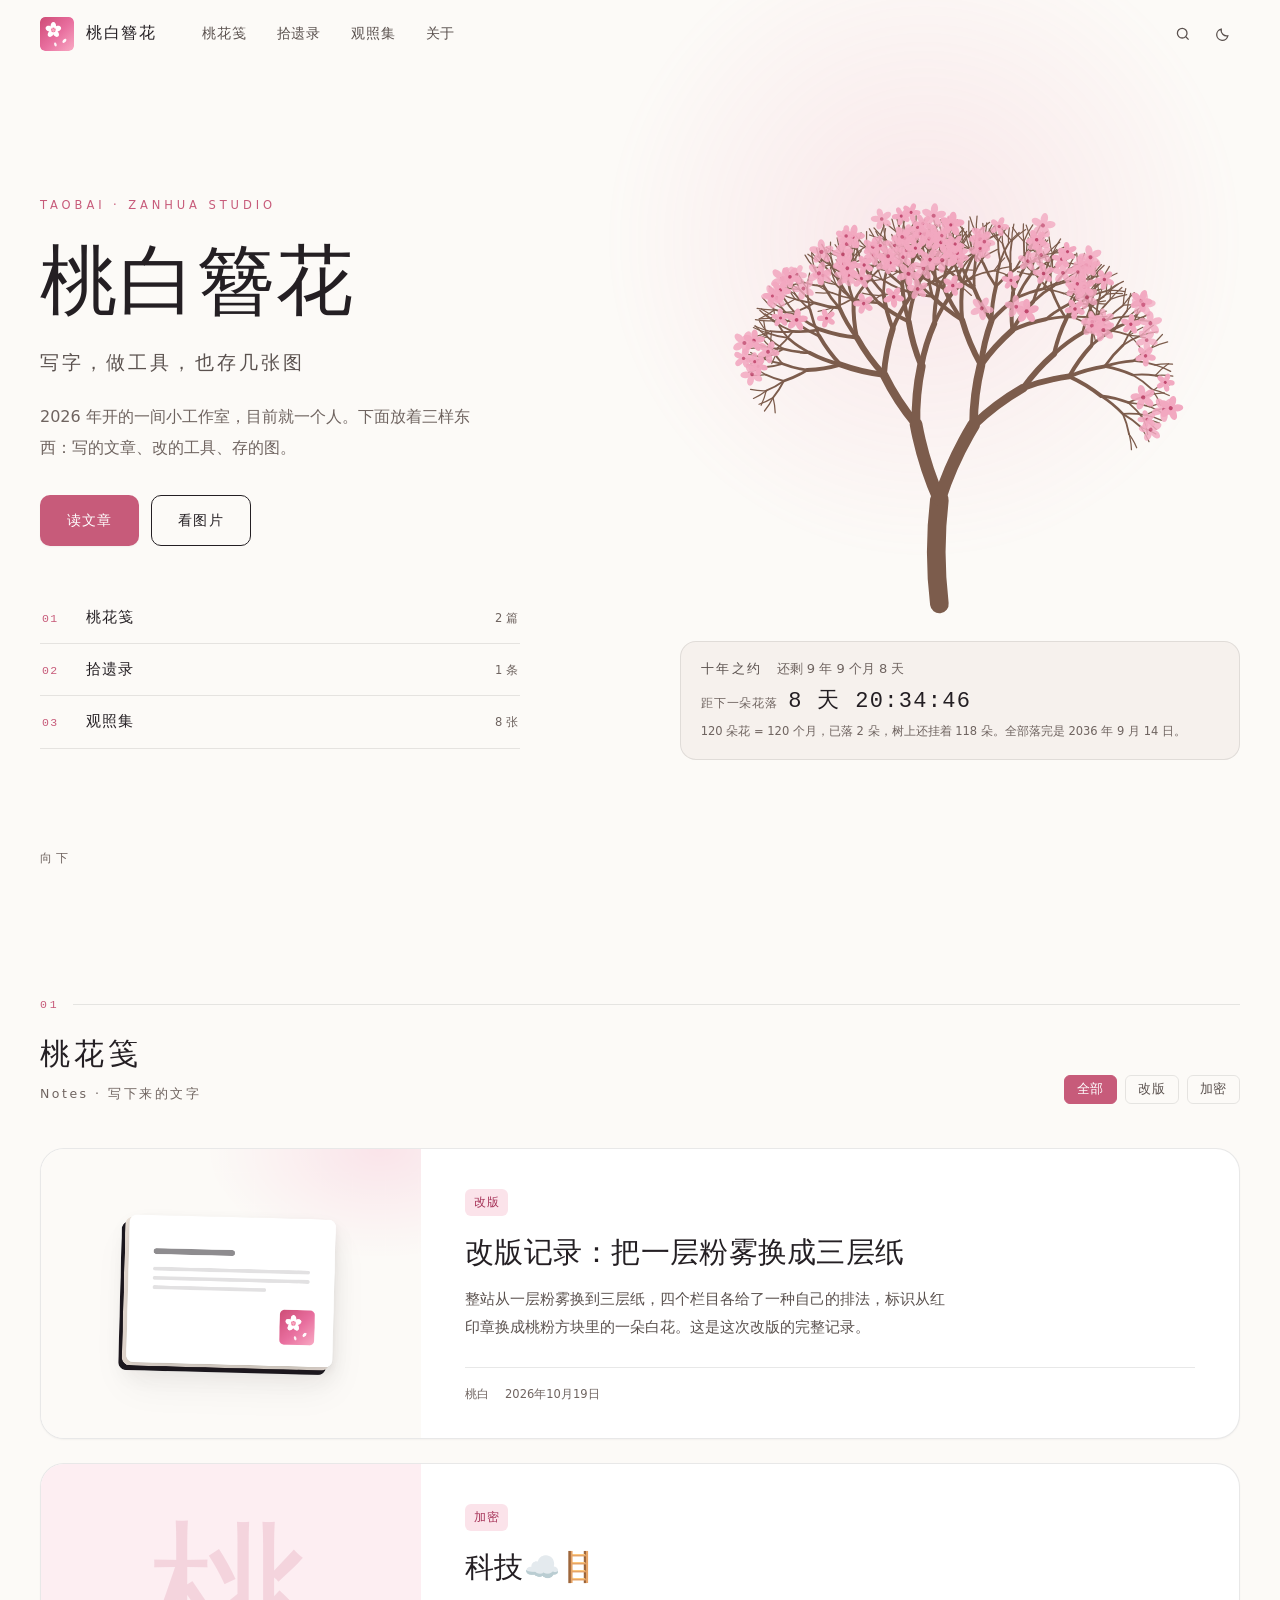
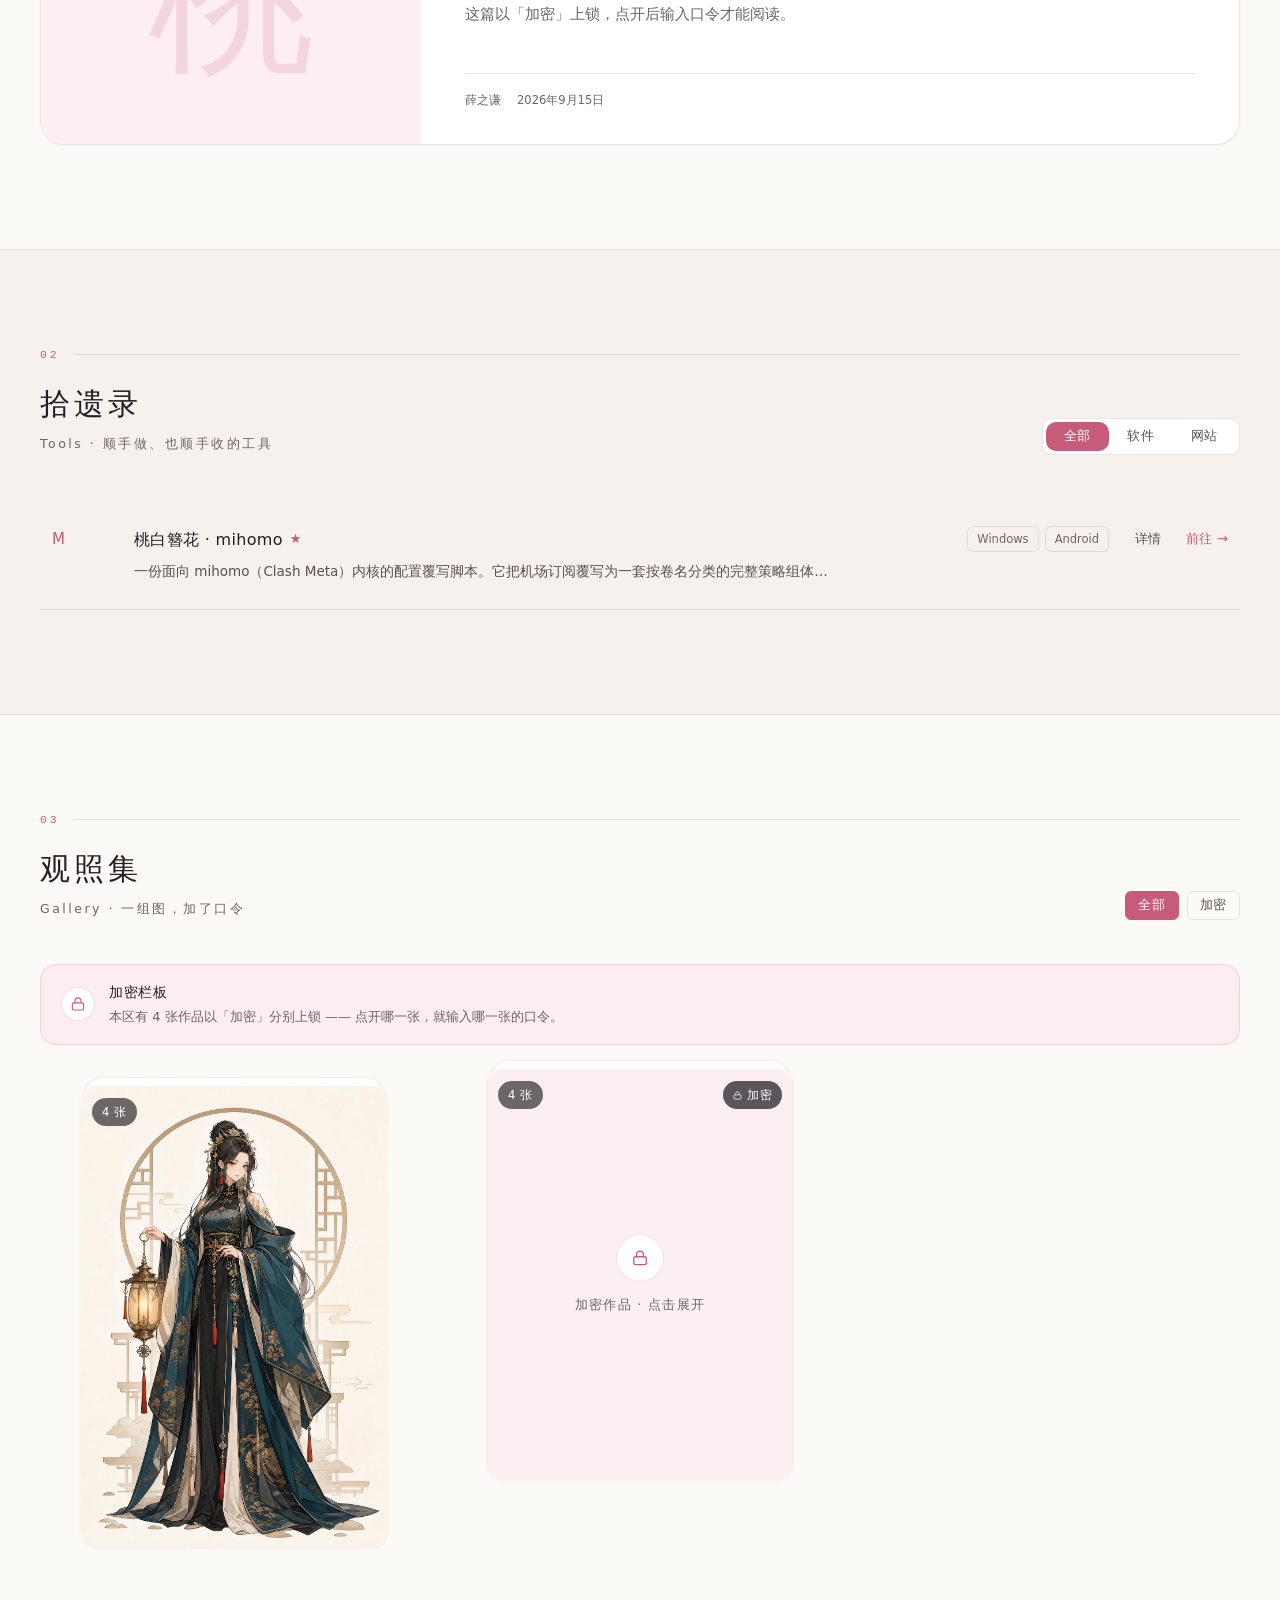
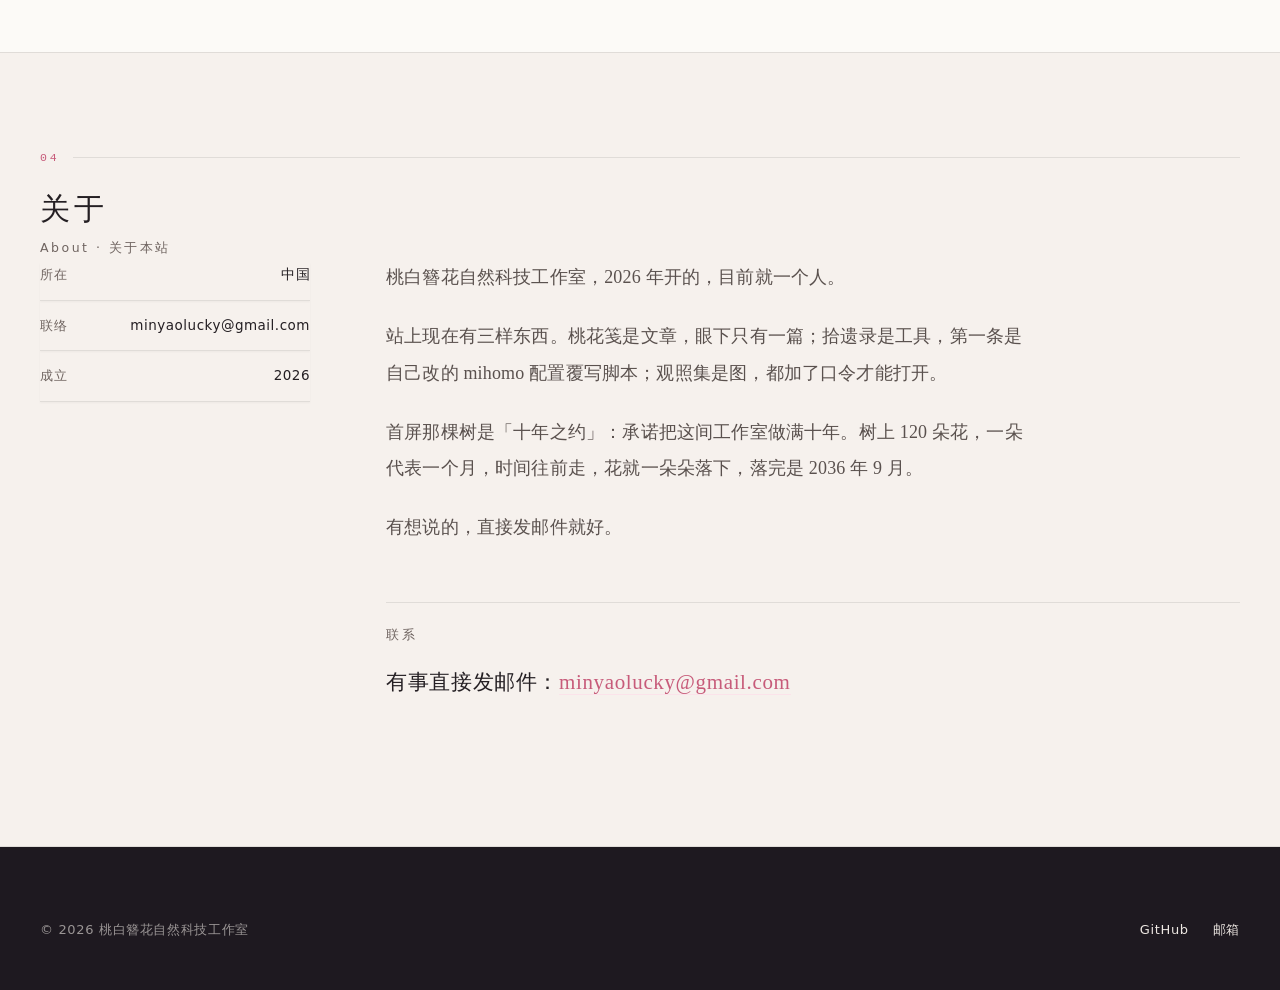
<file: index.html>
<!DOCTYPE html>
<html lang="zh-CN" data-theme="light">
<head>
<meta charset="UTF-8">
<meta name="viewport" content="width=device-width, initial-scale=1, viewport-fit=cover">
<meta name="theme-color" content="#FCFAF7" media="(prefers-color-scheme: light)">
<meta name="theme-color" content="#16131A" media="(prefers-color-scheme: dark)">
<meta name="format-detection" content="telephone=no">
<meta name="apple-mobile-web-app-capable" content="yes">
<meta name="apple-mobile-web-app-title" content="桃白簪花">
<meta name="robots" content="index, follow">
<title>桃白簪花自然科技工作室</title>
<meta name="description" content="桃白簪花自然科技工作室：写的文章、改的工具、存的图。承诺做满十年。">
<link rel="icon" type="image/png" sizes="32x32" href="/assets/favicon-32.png?v=b4cedc47">
<link rel="icon" type="image/png" sizes="192x192" href="/assets/favicon-192.png?v=98547588">
<link rel="apple-touch-icon" sizes="180x180" href="/assets/favicon-180.png?v=879852c2">

<link rel="canonical" href="https://fanxiaofei.ccwu.cc/">
<meta property="og:type" content="website">
<meta property="og:site_name" content="桃白簪花自然科技工作室">
<meta property="og:title" content="桃白簪花自然科技工作室">
<meta property="og:description" content="写的文章、改的工具、存的图。承诺做满十年。">
<meta property="og:url" content="https://fanxiaofei.ccwu.cc/">
<meta property="og:image" content="https://fanxiaofei.ccwu.cc/assets/logo.png?v=0ebcac7b">
<meta property="og:image:width" content="512">
<meta property="og:image:height" content="512">
<meta property="og:image:alt" content="桃白簪花的标识：桃粉渐变方块里的一朵白桃花，两片花瓣正在落下">
<meta name="twitter:card" content="summary">
<meta name="twitter:title" content="桃白簪花自然科技工作室">
<meta name="twitter:description" content="写的文章、改的工具、存的图。承诺做满十年。">
<meta name="twitter:image" content="https://fanxiaofei.ccwu.cc/assets/logo.png?v=0ebcac7b">

<!-- 主题在首帧就定好。这段必须同步执行、且排在样式表之前：
     否则选过深色模式的访客，每次打开都会先闪一下浅色底。
     键名与 main.js 的 initTheme() 必须保持一致（tz-theme）。 -->
<script>
(function () { try { var t = localStorage.getItem('tz-theme'); if (t !== 'dark' && t !== 'light') { t = window.matchMedia('(prefers-color-scheme: dark)').matches ? 'dark' : 'light'; } document.documentElement.setAttribute('data-theme', t); } catch (e) { /* 隐私模式下读不了 localStorage，用默认浅色 */ } })();
</script>

<link rel="stylesheet" href="/css/style.css?v=b57214d1">
<!-- 视觉升级层：只做增强与覆盖，不动 style.css 里的既有规则 -->
<link rel="stylesheet" href="/css/aesthetic.css?v=209eaa48">
<!-- 改版层：tokens 只换值，redesign 只排版式。两层都可以整层摘掉 -->
<link rel="stylesheet" href="/css/tokens.css?v=0d7c5e5f">
<link rel="stylesheet" href="/css/redesign.css?v=515158dd">
</head>
<body>

<!-- 标识几何：藏在文档里的一份定义，各处用 <use> 引用。
     一朵白桃花 + 两片正在落下的瓣；底是 135° 桃粉渐变，深在左上、浅在右下 ——
     花压在深色那一角，白花瓣才立得住，缩到 16px 也还认得出是花。 -->
<svg width="0" height="0" style="position:absolute;width:0;height:0;overflow:hidden" aria-hidden="true" focusable="false">
  <defs>
    <linearGradient id="taoGrad" x1="0" y1="0" x2="1" y2="1">
      <stop offset="0" stop-color="#CE4C76"/><stop offset=".52" stop-color="#E86E9E"/><stop offset="1" stop-color="#F9AAC4"/>
    </linearGradient>
    <path id="taoPetal" d="M0-13C6.2-13 10.4-7.4 10.4-1.6 10.4 5 6.2 11 0 11-6.2 11-10.4 5-10.4-1.6-10.4-7.4-6.2-13 0-13Z"/>
    <symbol id="taoMark" viewBox="0 0 112 112">
      <rect width="112" height="112" rx="16" fill="url(#taoGrad)"/>
      <g transform="translate(44 43) scale(1.28)">
        <g fill="#FFFFFF">
          <use href="#taoPetal" transform="rotate(0) translate(0 -9.6) scale(.68 .86)"/>
          <use href="#taoPetal" transform="rotate(72) translate(0 -9.6) scale(.68 .86)"/>
          <use href="#taoPetal" transform="rotate(144) translate(0 -9.6) scale(.68 .86)"/>
          <use href="#taoPetal" transform="rotate(216) translate(0 -9.6) scale(.68 .86)"/>
          <use href="#taoPetal" transform="rotate(288) translate(0 -9.6) scale(.68 .86)"/>
        </g>
        <circle r="6.4" fill="#F9A9C1"/>
        <g fill="#E8749B">
          <circle cx="0" cy="-4.22" r="1.54"/><circle cx="4.03" cy="-1.28" r="1.54"/>
          <circle cx="2.5" cy="3.39" r="1.54"/><circle cx="-2.5" cy="3.39" r="1.54"/>
          <circle cx="-4.03" cy="-1.28" r="1.54"/>
        </g>
      </g>
      <use href="#taoPetal" transform="translate(80 79) rotate(42) scale(.46 .68)" fill="#FFFFFF" opacity=".95"/>
      <use href="#taoPetal" transform="translate(51 91) rotate(-18) scale(.38 .56)" fill="#FFFFFF" opacity=".9"/>
    </symbol>
  </defs>
</svg>

<noscript>
  <div style="margin:0;padding:14px 18px;background:#FBEAF0;color:#4B1528;font:14px/1.7 system-ui,-apple-system,sans-serif;text-align:center;border-bottom:1px solid #ED93B1">
    本站内容由 JavaScript 渲染。请在浏览器设置里开启 JavaScript，然后刷新页面。
  </div>
</noscript>

<div class="scroll-progress" id="scrollProgress"></div>

<header class="nav" id="siteNav">
  <a class="nav-brand" href="#top" aria-label="桃白簪花自然科技工作室">
    <svg class="brand-mark" viewBox="0 0 112 112" role="img" aria-label="桃白簪花标识" focusable="false"><use href="#taoMark"/></svg>
    <span class="brand-text" id="brandText">桃白簪花</span>
  </a>
  <nav class="nav-links" id="navLinks"></nav>
  <div class="nav-actions">
    <button class="nav-search" id="searchToggle" type="button" aria-label="搜索">
      <svg viewBox="0 0 20 20" width="16" height="16" fill="none" stroke="currentColor" stroke-width="1.6"><circle cx="9" cy="9" r="6"/><path d="M13.5 13.5 17 17"/></svg>
    </button>
    <button class="nav-theme" id="themeToggle" type="button" aria-label="切换主题">
      <svg class="ico-moon" viewBox="0 0 20 20" width="16" height="16" fill="none" stroke="currentColor" stroke-width="1.6"><path d="M16 12.2A7 7 0 0 1 7.8 4a7 7 0 1 0 8.2 8.2Z"/></svg>
      <svg class="ico-sun" viewBox="0 0 20 20" width="16" height="16" fill="none" stroke="currentColor" stroke-width="1.6"><circle cx="10" cy="10" r="3.6"/><path d="M10 2v2M10 16v2M2 10h2M16 10h2M4.6 4.6 6 6M14 14l1.4 1.4M15.4 4.6 14 6M6 14l-1.4 1.4"/></svg>
    </button>
    <button class="nav-menu" id="menuToggle" type="button" aria-label="打开菜单" aria-expanded="false" aria-controls="navDrawer">
      <span></span><span></span><span></span>
    </button>
  </div>
  <div class="nav-drawer" id="navDrawer">
    <nav class="nav-drawer-links" id="navDrawerLinks"></nav>
    <div class="nav-drawer-foot" id="navDrawerFoot"></div>
  </div>
  <div class="nav-search-bar" id="searchBar">
    <input type="search" id="searchInput" placeholder="搜索文章、工具、图片…" aria-label="搜索文章、工具与图片" autocomplete="off">
    <span class="search-hint">回车跳转 · ESC 关闭</span>
  </div>
</header>

<div class="search-summary" id="searchSummary" hidden>
  <div class="ss-inner">
    <span class="ss-word" id="ssWord"></span>
    <div class="ss-hits" id="ssHits" role="group" aria-label="各栏命中数量，点击跳到该栏"></div>
  </div>
</div>

<main id="top">

  <section class="hero" id="hero">
    <div class="hero-glow" aria-hidden="true"></div>
    <div class="hero-inner">

      <div class="hero-copy">
        <p class="hero-eyebrow reveal">TAOBAI · ZANHUA STUDIO</p>
        <h1 class="hero-title">
          <span class="reveal" style="--d:0ms">桃</span><span class="reveal" style="--d:80ms">白</span><span class="reveal" style="--d:160ms">簪</span><span class="reveal" style="--d:240ms">花</span>
        </h1>
        <p class="hero-sub reveal" style="--d:340ms" id="heroSlogan"></p>
        <p class="hero-intro reveal" style="--d:420ms" id="heroIntro"></p>
        <div class="hero-actions reveal" style="--d:500ms">
          <a class="btn btn-primary" href="#articles">读文章</a>
          <a class="btn btn-ghost" href="#gallery">看图片</a>
        </div>
        <nav class="hero-index reveal" style="--d:580ms" id="heroIndex" aria-label="本站目录"></nav>
      </div>

      <!-- 满树桃花：每一朵花代表十年之约里的一个月，时间过去花就少一朵。
           SVG 的树枝与花朵由 main.js 的 PeachTree 模块生成并注入（种子固定，每次打开都一样）。 -->
      <div class="hero-tree reveal" style="--d:660ms">
        <figure class="tree-figure">
          <svg class="peach-tree" id="peachTree" viewBox="0 0 600 470" role="img"
               aria-labelledby="treeTitle treeDesc">
            <title id="treeTitle">一株盛开的桃树</title>
            <desc id="treeDesc">树上的花代表十年之约：十年共 120 个月，最初有 120 朵花，每过一个月落一朵。</desc>
          </svg>
          <figcaption class="tree-pledge" id="treePledge">
            <span class="pledge-head">
              <span class="pledge-title" id="pledgeTitle">十年之约</span>
              <span class="pledge-left" id="pledgeLeft"></span>
            </span>
            <span class="pledge-ticker">
              <span class="pledge-ticker-label">距下一朵花落</span>
              <span class="pledge-count" id="pledgeCount"></span>
            </span>
            <span class="pledge-note" id="pledgeNote"></span>
          </figcaption>
        </figure>
      </div>

    </div>
    <div class="hero-scroll" aria-hidden="true"><span></span>向下</div>
  </section>

  <section class="section" id="articles">
    <div class="section-head head--folio" data-no="01">
      <div class="section-title">
        <h2>桃花笺</h2>
        <p class="section-en">Notes · 写下来的文字</p>
      </div>
      <div class="section-tools">
        <div class="chip-row" id="articleTags"></div>
      </div>
    </div>
    <div class="article-grid" id="articlesList"></div>
    <div class="empty" id="articlesEmpty" hidden>这一栏还空着。</div>
  </section>

  <section class="section section-alt" id="shares">
    <div class="section-head head--stacked" data-no="02">
      <div class="section-title">
        <h2>拾遗录</h2>
        <p class="section-en">Tools · 顺手做、也顺手收的工具</p>
      </div>
      <div class="section-tools">
        <div class="seg" id="shareFilter">
          <button class="seg-btn is-active" data-cat="all" type="button">全部</button>
          <button class="seg-btn" data-cat="software" type="button">软件</button>
          <button class="seg-btn" data-cat="website" type="button">网站</button>
        </div>
      </div>
    </div>
    <div class="share-grid" id="sharesList"></div>
    <div class="empty" id="sharesEmpty" hidden>还没有收录任何条目。</div>
  </section>

  <section class="section" id="gallery">
    <div class="section-head head--bleed" data-no="03">
      <div class="section-title">
        <h2>观照集</h2>
        <p class="section-en">Gallery · 一组图，加了口令</p>
      </div>
      <div class="section-tools">
        <div class="chip-row" id="galleryTags"></div>
      </div>
    </div>
    <div class="vault-bar" id="vaultBar" hidden>
      <span class="vault-bar-icon" aria-hidden="true">
        <svg viewBox="0 0 24 24" width="18" height="18" fill="none" stroke="currentColor" stroke-width="1.5"><rect x="4.5" y="10.5" width="15" height="9.5" rx="2"/><path d="M8 10.5V7.8a4 4 0 0 1 8 0v2.7"/></svg>
      </span>
      <div class="vault-bar-text">
        <strong id="vaultBarTitle">加密栏板</strong>
        <span id="vaultBarDesc"></span>
      </div>
    </div>
    <div class="masonry" id="galleryGrid"></div>
    <div class="empty" id="galleryEmpty" hidden>图集还是空的。</div>
  </section>

  <section class="section section-alt" id="about">
    <div class="about-wrap" data-no="04">
      <div class="section-title">
        <h2>关于</h2>
        <p class="section-en">About · 关于本站</p>
      </div>
      <div class="about-body" id="aboutBody"></div>
      <div class="about-meta" id="aboutMeta"></div>
      <!-- 留言模块已下线：这里只留一个邮箱入口，不再摆表单 -->
      <div class="about-contact" id="aboutContact">
        <h3>联系</h3>
        <p class="contact-mail" id="contactMail"></p>
      </div>
    </div>
  </section>

</main>

<footer class="footer">
  <div class="footer-inner">
    <p id="footerText">桃白簪花自然科技工作室</p>
    <div class="footer-social" id="footerSocial"></div>
  </div>
</footer>

<div class="reader" id="reader" hidden>
  <div class="reader-backdrop" data-close></div>
  <article class="reader-panel" role="dialog" aria-modal="true">
    <button class="reader-close" data-close type="button" aria-label="关闭">
      <svg viewBox="0 0 20 20" width="18" height="18" fill="none" stroke="currentColor" stroke-width="1.6"><path d="M5 5l10 10M15 5 5 15"/></svg>
    </button>
    <div class="reader-progress" id="readerProgress"></div>
    <div class="reader-scroll" id="readerScroll">
      <header class="reader-head">
        <div class="reader-tags" id="readerTags"></div>
        <h1 id="readerTitle"></h1>
        <div class="reader-meta" id="readerMeta"></div>
      </header>
      <div class="prose" id="readerBody"></div>
      <div class="reader-foot" id="readerFoot"></div>
    </div>
  </article>
</div>

<div class="detail" id="shareDetail" hidden>
  <div class="detail-backdrop" data-sd-close></div>
  <div class="detail-panel" role="dialog" aria-modal="true" aria-labelledby="sdTitle" tabindex="-1">
    <button class="detail-close" data-sd-close type="button" aria-label="关闭">
      <svg viewBox="0 0 20 20" width="18" height="18" fill="none" stroke="currentColor" stroke-width="1.6"><path d="M5 5l10 10M15 5 5 15"/></svg>
    </button>
    <div class="detail-scroll" id="sdScroll">
      <div class="detail-head">
        <div class="share-icon" id="sdIcon"></div>
        <div class="detail-head-text">
          <h2 id="sdTitle"></h2>
          <div class="detail-sub" id="sdSub"></div>
        </div>
      </div>
      <div class="detail-tags" id="sdTags"></div>
      <div class="detail-desc prose" id="sdDesc"></div>
      <div class="detail-plats" id="sdPlats"></div>
    </div>
    <div class="detail-actions" id="sdActions"></div>
  </div>
</div>

<div class="gate" id="vaultGate" hidden>
  <div class="gate-backdrop" data-vg-close></div>
  <form class="gate-panel" id="vgForm" role="dialog" aria-modal="true" aria-labelledby="vgTitle" tabindex="-1">
    <div class="gate-icon" aria-hidden="true">
      <svg viewBox="0 0 24 24" width="22" height="22" fill="none" stroke="currentColor" stroke-width="1.5"><rect x="4.5" y="10.5" width="15" height="9.5" rx="2"/><path d="M8 10.5V7.8a4 4 0 0 1 8 0v2.7"/></svg>
    </div>
    <h2 id="vgTitle">加密内容</h2>
    <p class="gate-reason" id="vgReason"></p>
    <div class="gate-input-row">
      <input type="password" id="vgInput" placeholder="输入口令" autocomplete="off" spellcheck="false"
             autocapitalize="off" autocorrect="off" enterkeyhint="go" aria-label="加密口令">
      <button class="gate-eye" id="vgEye" type="button" aria-pressed="false" title="显示或隐藏口令">显示</button>
    </div>
    <div class="gate-foot">
      <button class="btn btn-primary" id="vgSubmit" type="submit">解锁</button>
      <span class="gate-msg" id="vgMsg"></span>
    </div>
  </form>
</div>

<div class="lightbox" id="lightbox" hidden role="dialog" aria-modal="true" aria-label="图片查看">
  <div class="lightbox-backdrop" data-lb-close></div>
  <button class="lb-btn lb-prev" data-lb-prev type="button" aria-label="上一张">
    <svg viewBox="0 0 24 24" width="20" height="20" fill="none" stroke="currentColor" stroke-width="1.6"><path d="M15 5l-7 7 7 7"/></svg>
  </button>
  <button class="lb-btn lb-next" data-lb-next type="button" aria-label="下一张">
    <svg viewBox="0 0 24 24" width="20" height="20" fill="none" stroke="currentColor" stroke-width="1.6"><path d="M9 5l7 7-7 7"/></svg>
  </button>
  <button class="lb-btn lb-close" data-lb-close type="button" aria-label="关闭">
    <svg viewBox="0 0 20 20" width="18" height="18" fill="none" stroke="currentColor" stroke-width="1.6"><path d="M5 5l10 10M15 5 5 15"/></svg>
  </button>
  <figure class="lb-figure">
    <img id="lbImage" alt="">
    <figcaption>
      <strong id="lbTitle"></strong>
      <span id="lbDesc"></span>
      <em id="lbCount"></em>
    </figcaption>
    <!-- 从图组里点开的图：底部给一排同组缩略图，可以在组内直接换。其余情况隐藏 -->
    <div class="lb-strip" id="lbStrip" hidden></div>
  </figure>
</div>

<div class="toast" id="toast" role="status" aria-live="polite"></div>

<!-- defer：解析完 HTML 再按顺序执行，首屏不再被脚本阻塞 -->
<script src="/js/markdown.js?v=b9707259" defer></script>
<script src="/js/vault.js?v=e14c59ea" defer></script>
<script src="/js/tree.js?v=45c0fa9a" defer></script>
<script src="/js/main.js?v=06c3cf5c" defer></script>
</body>
</html>
</file>
<file: css/style.css>
/* ============================================================
   桃白簪花自然科技工作室 · 主站样式
   设计原则：一屏一事 · 主色占比 < 8% · 动效如呼吸
   ------------------------------------------------------------
   两条纪律，改样式前先看：
   ① 圆角只有五级（--r-xs / sm / md / lg / pill）。要加新圆角，
      先问它属于哪一级；不要随手写一个 22px。
   ② 字号一律走 fluid token（--fs-*），不要在组件里写死 px 字号，
      否则断点处会跳。
   ============================================================ */

:root {
  /* 字体栈：拉丁字体排在中文字体前面。
     浏览器按顺序取字，中文字体放前面会让拉丁字母用中文字体的拉丁字形
     渲染（偏宽、字距怪）——英文小标题和数字会一眼看出业余。 */
  --font-sans: -apple-system, "Segoe UI", "Helvetica Neue", "PingFang SC",
               "HarmonyOS Sans SC", "Microsoft YaHei", "Hiragino Sans GB", system-ui, sans-serif;
  --font-serif: "Noto Serif SC", "Source Han Serif SC", "Songti SC", Georgia, "SimSun", serif;
  --font-mono: "JetBrains Mono", ui-monospace, "Cascadia Mono", Consolas, "Courier New", monospace;

  --bg: #FBF9F7;
  --bg-alt: #F4F0EC;
  --surface: #FFFFFF;
  --surface-2: #F7F4F1;
  --text: #2B2926;
  --text-2: #6E665F;
  --text-3: #A29A92;
  --line: rgba(43, 41, 38, 0.10);
  --line-2: rgba(43, 41, 38, 0.20);
  --accent: #C75B7A;
  --accent-2: #A8446A;
  --accent-soft: rgba(199, 91, 122, 0.09);
  --shadow-sm: 0 1px 2px rgba(43, 41, 38, 0.04);
  --shadow-md: 0 8px 28px -12px rgba(43, 41, 38, 0.18);
  --shadow-lg: 0 24px 60px -30px rgba(0, 0, 0, 0.45);

  /* 十年之约那棵树 */
  --tree-branch: #8C6E5E;
  --blossom: #F4BFD0;
  --blossom-deep: #C75B7A;

  /* ---------- 圆角：五级，其余一律不许自创 ---------- */
  --r-xs: 6px;    /* 标签、筛选片、小输入件 */
  --r-sm: 10px;   /* 按钮、图标按钮、图标块 */
  --r-md: 14px;   /* 卡片、图块、栏板、浮层内块 */
  --r-lg: 20px;   /* 浮层面板 */
  --r-pill: 999px;/* 只给「状态胶囊」用：锁标、toast */
  /* 旧名保留成别名，免得漏改的地方忽然变成直角 */
  --radius-sm: var(--r-sm);
  --radius: var(--r-md);
  --radius-lg: var(--r-lg);

  /* ---------- 字号阶梯（fluid）----------
     min/max 都写成 rem/px 固定值、只有中间项是 vw，缩放到极限也不会失控 */
  --fs-xs: 11px;
  --fs-sm: 12.5px;
  --fs-base: clamp(15px, 14.4px + 0.18vw, 16px);
  --fs-lead: clamp(14px, 13.6px + 0.2vw, 15px);
  --fs-h3: clamp(16.5px, 15.2px + 0.5vw, 19px);
  --fs-h2: clamp(22px, 19px + 0.9vw, 29px);
  --fs-prose: clamp(15.5px, 14.8px + 0.4vw, 17px);

  --nav-h: 66px;
  --maxw: 1160px;

  /* ---------- 动效：借苹果那套手感 ----------
     特征其实就两条：起步果断（曲线前段陡）+ 收尾极缓（后段几乎水平）。
     只有真的要「弹一下」的地方才用过冲曲线 —— 到处用就变成表演了。 */
  --ease: cubic-bezier(0.22, 0.7, 0.24, 1);          /* 通用 */
  --ease-out: cubic-bezier(0.22, 1, 0.36, 1);         /* 长距离位移、淡入 */
  --ease-ios: cubic-bezier(0.32, 0.72, 0, 1);         /* iOS 面板推入 / 抽屉滑出 */
  --ease-spring: cubic-bezier(0.34, 1.42, 0.64, 1);   /* 轻微过冲：按下回弹 */
  --dur-1: 140ms;   /* 按下、微反馈 */
  --dur-2: 260ms;   /* 悬浮、展开 */
  --dur-3: 420ms;   /* 面板进出 */
  --dur-4: 640ms;   /* 首屏进场 */
}

html[data-theme="dark"] {
  --bg: #151419;
  --bg-alt: #1B1A20;
  --surface: #1F1E25;
  --surface-2: #25242C;
  --text: #F1EEEB;
  --text-2: #A9A3A0;
  --text-3: #7B7572;
  --line: rgba(241, 238, 235, 0.11);
  --line-2: rgba(241, 238, 235, 0.22);
  --accent: #E58BA8;
  --accent-2: #F0A8C0;
  --accent-soft: rgba(229, 139, 168, 0.13);
  --shadow-md: 0 10px 34px -14px rgba(0, 0, 0, 0.6);
  --shadow-lg: 0 24px 60px -26px rgba(0, 0, 0, 0.75);
  --tree-branch: #6B574E;
  --blossom: #CE93AA;
  --blossom-deep: #F0A8C0;
}

/* 切主题时让颜色淡过去，而不是「啪」地一下全变。
   只在切换的那 360ms 内挂这个类（main.js 的 initTheme 负责加减），
   平时不加 —— 常驻的话会拖慢所有交互。 */
html.is-theme-switching,
html.is-theme-switching *,
html.is-theme-switching *::before,
html.is-theme-switching *::after {
  transition: background-color var(--dur-3) var(--ease-out),
              border-color var(--dur-3) var(--ease-out),
              color var(--dur-3) var(--ease-out) !important;
}
@media (prefers-reduced-motion: reduce) {
  html.is-theme-switching,
  html.is-theme-switching *,
  html.is-theme-switching *::before,
  html.is-theme-switching *::after { transition: none !important; }
}

* { box-sizing: border-box; }

[hidden] { display: none !important; }

html { scroll-behavior: smooth; scroll-padding-top: calc(var(--nav-h) + 16px); }

body {
  margin: 0;
  background: var(--bg);
  color: var(--text);
  font-family: var(--font-sans);
  font-size: var(--fs-base);
  line-height: 1.7;
  -webkit-font-smoothing: antialiased;
  overflow-x: hidden;
  transition: background 0.4s var(--ease), color 0.4s var(--ease);
}

h1, h2, h3, h4 { font-weight: 500; margin: 0; line-height: 1.3; }
p { margin: 0; }
a { color: inherit; text-decoration: none; }
img { max-width: 100%; display: block; }
button { font-family: inherit; cursor: pointer; }
input, textarea, select { font-family: inherit; font-size: 14px; }

::selection { background: var(--accent); color: #fff; }

.muted { color: var(--text-2); }

/* 数字等宽：走秒的倒计时和计数不让宽度一跳一跳 */
.pledge-count, .hi-count, .reader-meta, .sd-clicks, .about-meta, .article-foot {
  font-variant-numeric: tabular-nums;
}

/* ---------- 滚动进度 ---------- */
.scroll-progress {
  position: fixed; top: 0; left: 0; height: 2px; width: 0;
  background: linear-gradient(90deg, var(--accent), var(--accent-2));
  z-index: 90; transition: width 0.1s linear;
}

/* ---------- 导航 ---------- */
.nav {
  position: fixed; top: 0; left: 0; right: 0; z-index: 80;
  display: flex; align-items: center; gap: 24px;
  height: var(--nav-h); padding: 0 28px;
  background: transparent;
  transition: background 0.45s var(--ease), height 0.45s var(--ease),
              border-color 0.45s var(--ease), backdrop-filter 0.45s var(--ease);
  border-bottom: 1px solid transparent;
}
.nav.is-scrolled {
  height: 58px;
  background: color-mix(in srgb, var(--bg) 82%, transparent);
  backdrop-filter: saturate(180%) blur(14px);
  border-bottom-color: var(--line);
}
@supports not (background: color-mix(in srgb, red 50%, blue)) {
  .nav.is-scrolled { background: var(--bg); opacity: 0.97; }
}

.nav-brand { display: flex; align-items: center; gap: 10px; }
/* 品牌标记：用户提供的印章 logo（红底金框、寿桃与桃花枝） */
.brand-mark {
  width: 32px; height: 32px; border-radius: var(--r-sm);
  display: block; flex-shrink: 0; object-fit: cover;
  transition: transform 0.5s var(--ease);
}
.nav-brand:hover .brand-mark { transform: rotate(-8deg) scale(1.06); }
.brand-text { font-size: 15px; font-weight: 500; letter-spacing: 0.06em; }

.nav-links { display: flex; gap: 26px; margin-left: 12px; }
.nav-links a {
  position: relative; font-size: 14px; color: var(--text-2);
  padding: 4px 0; transition: color 0.3s var(--ease);
}
.nav-links a::after {
  content: ""; position: absolute; left: 0; bottom: 0; height: 1px; width: 0;
  background: var(--accent); transition: width 0.35s var(--ease);
}
.nav-links a:hover, .nav-links a.is-active { color: var(--text); }
.nav-links a:hover::after, .nav-links a.is-active::after { width: 100%; }

.nav-actions { margin-left: auto; display: flex; align-items: center; gap: 6px; }
.nav-search, .nav-theme {
  width: 34px; height: 34px; border-radius: var(--r-sm);
  display: grid; place-items: center;
  background: transparent; border: 1px solid transparent; color: var(--text-2);
  transition: background-color 0.3s var(--ease), color 0.3s var(--ease),
              border-color 0.3s var(--ease);
}
.nav-search:hover, .nav-theme:hover {
  background: var(--accent-soft); color: var(--accent); border-color: var(--line);
}
.ico-sun { display: none; }
html[data-theme="dark"] .ico-sun { display: block; }
html[data-theme="dark"] .ico-moon { display: none; }

.nav-search-bar {
  position: absolute; top: calc(var(--nav-h) - 8px); right: 28px;
  display: none; align-items: center; gap: 10px;
  background: var(--surface); border: 1px solid var(--line);
  border-radius: var(--r-md); padding: 8px 14px;
  box-shadow: var(--shadow-md); min-width: 320px;
}
.nav-search-bar.is-open { display: flex; animation: dropIn 0.34s var(--ease-spring); }
.nav-search-bar input {
  border: none; background: transparent; color: var(--text);
  outline: none; flex: 1; font-size: 14px;
}
.search-hint { font-size: var(--fs-xs); color: var(--text-3); white-space: nowrap; }

@keyframes dropIn {
  from { opacity: 0; transform: translateY(-8px); }
  to { opacity: 1; transform: none; }
}

/* ============================================================
   首屏
   版式是「左文右树」的非对称双栏 —— 居中大标题 + 居中按钮
   是最通用的模板站位，而且会把「本站没什么内容」这件事直接暴露出来。
   右栏放那棵桃树，它同时是内容和承诺的账本。
   ============================================================ */
.hero {
  position: relative; min-height: 100vh;
  display: flex; align-items: center;
  padding: 118px 28px 92px; overflow: hidden;
}
.hero-glow {
  position: absolute; top: -14%; right: -6%;
  width: 720px; height: 720px; border-radius: 50%;
  background: radial-gradient(circle, var(--accent-soft), transparent 66%);
  pointer-events: none;
}
.hero-inner {
  position: relative; width: 100%; max-width: var(--maxw); margin: 0 auto;
  display: grid; grid-template-columns: minmax(0, 1.02fr) minmax(0, 0.98fr);
  gap: 44px; align-items: center;
  /* 滚动视差：上移一点点并淡出。--scroll 由 main.js 的 onScroll 写入（0~1）。
     幅度刻意压得很小 —— 再大一点就从「呼吸」变成「表演」了。 */
  transform: translateY(calc(var(--scroll, 0) * -22px));
  opacity: calc(1 - var(--scroll, 0) * 0.9);
  will-change: transform, opacity;
}
@media (prefers-reduced-motion: reduce) {
  .hero-inner { transform: none; opacity: 1; will-change: auto; }
}

.hero-copy { min-width: 0; }

.hero-eyebrow {
  font-size: var(--fs-xs); letter-spacing: 0.3em; color: var(--text-3);
  margin-bottom: 22px;
}
.hero-title {
  font-size: clamp(2.9rem, 7.4vw, 5.4rem);
  letter-spacing: 0.08em; line-height: 1.04; color: var(--text);
}
.hero-title span { display: inline-block; }
.hero-sub {
  font-family: var(--font-serif);
  font-size: clamp(1.05rem, 1.9vw, 1.3rem);
  color: var(--text-2); margin-top: 20px; letter-spacing: 0.06em;
}
.hero-intro {
  margin: 18px 0 0; max-width: 30em;
  color: var(--text-3); font-size: var(--fs-lead); line-height: 1.85;
}
.hero-actions { display: flex; gap: 12px; margin-top: 30px; flex-wrap: wrap; }

/* 首屏目录：期号 + 栏目 + 数量。比一排统计数字有用 ——
   数字只是「告诉你这里有多少」，目录是「带你进去」。 */
.hero-index { margin-top: 40px; border-top: 1px solid var(--line); max-width: 420px; }
.hero-index-item {
  display: grid; grid-template-columns: 26px minmax(0, 1fr) auto;
  align-items: baseline; gap: 12px;
  padding: 11px 2px; border-bottom: 1px solid var(--line);
  transition: padding-left var(--dur-2) var(--ease-out), color var(--dur-2) var(--ease-out);
}
.hero-index-item:hover { padding-left: 12px; color: var(--accent); }
.hero-index-item:focus-visible { outline: 2px solid var(--accent); outline-offset: 2px; }
.hi-no { font-family: var(--font-mono); font-size: var(--fs-xs); color: var(--accent); letter-spacing: 0.1em; }
.hi-name { font-size: 14px; letter-spacing: 0.06em; }
.hi-count { font-size: var(--fs-xs); color: var(--text-3); }

/* ---------- 满树桃花 ---------- */
.hero-tree { position: relative; display: flex; justify-content: center; min-width: 0; }
.tree-figure {
  margin: 0; width: 100%; max-width: 520px;
  display: flex; flex-direction: column; align-items: center;
}
.peach-tree { width: 100%; height: auto; display: block; }

.tree-branches path {
  fill: none;
  stroke: var(--tree-branch);
  stroke-linecap: round;
}
.blossom-petal { fill: var(--blossom); }
.blossom-heart { fill: var(--blossom-deep); }

/* ⚠️ .bloom 上绝不能有 transform 属性 —— 这里的 CSS transform 会覆盖 SVG 的
   transform 属性（SVG2 起它也是 CSS 属性），定位会整个塌到原点。
   定位一律交给内层 <g> 的 transform 属性，这里只管「落」。 */
.bloom { transition: opacity 620ms var(--ease-out); }
.bloom.is-fallen { opacity: 0; }
.bloom.is-falling { animation: bloomFall 3.4s var(--ease-out) forwards; }
@keyframes bloomFall {
  from { opacity: 1; transform: translate(0, 0) rotate(0deg); }
  to { opacity: 0; transform: translate(22px, 300px) rotate(120deg); }
}

/* 零散飘落的花瓣。每 4 秒左右才一片 —— 稀疏才像「日子在流走」，
   密了就退回成廉价的「花瓣雨」。 */
.tree-drift { opacity: 0.75; }
.drift { animation: driftFall 4.6s linear forwards; }
@keyframes driftFall {
  0%   { opacity: 0;   transform: translate(0, 0); }
  12%  { opacity: 1; }
  38%  { transform: translate(12px, 100px); }
  66%  { transform: translate(-8px, 208px); }
  100% { opacity: 0;   transform: translate(10px, 310px); }
}

/* 十年之约倒计时 */
.tree-pledge {
  width: 100%; margin-top: 4px; padding-top: 16px;
  border-top: 1px solid var(--line);
  display: flex; flex-direction: column; gap: 5px; text-align: center;
}
.pledge-head {
  display: flex; align-items: baseline; justify-content: center;
  gap: 12px; flex-wrap: wrap;
}
.pledge-title {
  font-family: var(--font-serif); font-size: 13px;
  letter-spacing: 0.22em; color: var(--text-2);
}
.pledge-left { font-size: var(--fs-sm); color: var(--text-3); }
.pledge-ticker {
  display: flex; align-items: baseline; justify-content: center;
  gap: 9px; flex-wrap: wrap;
}
.pledge-ticker-label { font-size: var(--fs-xs); color: var(--text-3); letter-spacing: 0.08em; }
.pledge-count {
  font-family: var(--font-mono);
  font-size: clamp(17px, 2vw, 22px);
  letter-spacing: 0.06em; color: var(--text); line-height: 1.25;
}
.pledge-note { font-size: var(--fs-xs); color: var(--text-3); line-height: 1.65; }

@media (prefers-reduced-motion: reduce) {
  .bloom, .drift { animation: none !important; }
  .bloom.is-falling { opacity: 0; }
  .tree-drift { display: none; }
}

.hero-scroll {
  position: absolute; bottom: 26px; left: 28px;
  font-size: var(--fs-xs); letter-spacing: 0.3em; color: var(--text-3);
  display: flex; flex-direction: column; align-items: center; gap: 10px;
}
.hero-scroll span {
  width: 1px; height: 42px; background: linear-gradient(var(--line-2), transparent);
  animation: scrollPulse 2.6s var(--ease) infinite;
  transform-origin: top;
}
@keyframes scrollPulse {
  0%, 100% { transform: scaleY(0.35); opacity: 0.4; }
  50% { transform: scaleY(1); opacity: 1; }
}

/* ---------- 按钮 ---------- */
.btn {
  display: inline-flex; align-items: center; gap: 7px;
  padding: 11px 24px; border-radius: var(--r-sm);
  font-size: 14px; border: 1px solid transparent;
  /* 不写 all：明确列出要过渡的属性，避免浏览器去比对布局属性 */
  transition:
    transform var(--dur-2) var(--ease-spring),
    background-color var(--dur-2) var(--ease-out),
    border-color var(--dur-2) var(--ease-out),
    color var(--dur-2) var(--ease-out),
    box-shadow var(--dur-2) var(--ease-out);
  white-space: nowrap;
  -webkit-tap-highlight-color: transparent;
}
.btn-primary { background: var(--accent); color: #fff; }
.btn-primary:hover { background: var(--accent-2); transform: translateY(-2px); box-shadow: 0 10px 24px -10px var(--accent); }
.btn-ghost { border-color: var(--line-2); color: var(--text); }
.btn-ghost:hover { border-color: var(--accent); color: var(--accent); transform: translateY(-2px); }
/* 按下要真的「被压下去」一下，松手再由 spring 曲线弹回来 */
.btn:active { transform: translateY(0) scale(0.965); transition-duration: 90ms; }

/* ---------- 区块 ----------
   max-width 要多加两个 padding（56px）：这样内容盒正好是 --maxw。
   否则 .section 的内容宽 1104、.section-alt 的子元素宽 1160，
   两块内容的左边界会差 28px —— 加了发丝线之后这个错位会很显眼。 */
.section { padding: 100px 28px; max-width: calc(var(--maxw) + 56px); margin: 0 auto; }
.section-alt {
  max-width: none; background: var(--bg-alt);
  border-top: 1px solid var(--line); border-bottom: 1px solid var(--line);
}
.section-alt > * { max-width: var(--maxw); margin-left: auto; margin-right: auto; }

/* 板块头：一条发丝线 + 骑在线上面的期号。
   原来这里是「标题 + 34px 短横线 + 右侧筛选器」的四份复印件，
   四个区块长得一模一样 —— 那才是「模板感」的来源。 */
.section-head,
.about-wrap[data-no] {
  position: relative;
  padding-top: 32px;
  border-top: 1px solid var(--line);
  margin-bottom: 40px;
}
.section-head[data-no]::before,
.about-wrap[data-no]::before {
  content: attr(data-no);
  position: absolute; top: -8px; left: 0;
  padding-right: 12px;
  background: var(--bg);
  font-family: var(--font-mono); font-size: var(--fs-xs);
  line-height: 1.4; color: var(--accent); letter-spacing: 0.22em;
}
.section-alt .section-head[data-no]::before,
.section-alt .about-wrap[data-no]::before { background: var(--bg-alt); }
.section-head { display: flex; align-items: flex-end; justify-content: space-between; gap: 24px; flex-wrap: wrap; }

.section-title h2 {
  font-family: var(--font-serif);
  font-size: var(--fs-h2); letter-spacing: 0.1em; line-height: 1.25;
}
.section-en { font-size: var(--fs-sm); color: var(--text-3); letter-spacing: 0.1em; margin-top: 9px; }

/* 拾遗录：筛选器挪到标题下面一行 —— 三个板块的「标题左 / 筛选右」
   一个模子刻出来太明显，这里换一种站法。 */
.head--stacked { flex-direction: column; align-items: flex-start; gap: 16px; }

/* 观照集：头部出血到区块边缘，发丝线比下面的图墙更宽 */
.head--bleed { margin-left: -28px; margin-right: -28px; padding-left: 28px; padding-right: 28px; }

.chip-row { display: flex; gap: 8px; flex-wrap: wrap; }
.chip {
  font-size: var(--fs-sm); padding: 5px 13px; border-radius: var(--r-xs);
  border: 1px solid var(--line); color: var(--text-2); background: transparent;
  transition: transform var(--dur-2) var(--ease-spring), border-color var(--dur-2) var(--ease-out),
    color var(--dur-2) var(--ease-out), background-color var(--dur-2) var(--ease-out);
}
.chip:hover { border-color: var(--line-2); color: var(--text); transform: translateY(-1px); }
.chip:active { transform: scale(0.95); transition-duration: 80ms; }
.chip.is-active { background: var(--accent); border-color: var(--accent); color: #fff; }

.seg {
  display: inline-flex; padding: 3px; border-radius: var(--r-md);
  background: var(--surface); border: 1px solid var(--line);
}
.seg-btn {
  border: none; background: transparent; color: var(--text-2);
  padding: 6px 18px; border-radius: var(--r-sm); font-size: 13px;
  transition: background-color var(--dur-2) var(--ease-out), color var(--dur-2) var(--ease-out),
    transform var(--dur-2) var(--ease-spring);
}
.seg-btn:hover { color: var(--text); }
.seg-btn:active { transform: scale(0.94); transition-duration: 80ms; }
.seg-btn.is-active { background: var(--accent); color: #fff; }

.empty {
  text-align: center; padding: 60px 0; color: var(--text-3);
  font-size: 14px; letter-spacing: 0.08em;
}

/* ---------- 文章卡片 ---------- */
.article-grid { display: grid; grid-template-columns: repeat(auto-fill, minmax(320px, 1fr)); gap: 20px; }

.article-card {
  position: relative; background: var(--surface);
  border: 1px solid var(--line); border-radius: var(--r-md);
  overflow: hidden; cursor: pointer;
  transition: transform var(--dur-3) var(--ease-out), border-color var(--dur-3) var(--ease-out),
    box-shadow var(--dur-3) var(--ease-out);
  display: flex; flex-direction: column;
}
/* 悬浮只抬 2px：卡片不该做大幅度位移，那是按钮的语汇 */
.article-card:hover { transform: translateY(-2px); border-color: var(--line-2); box-shadow: var(--shadow-md); }
.article-card:active { transform: translateY(-1px) scale(0.994); transition-duration: 120ms; }

.article-thumb { position: relative; aspect-ratio: 16 / 9; overflow: hidden; background: var(--surface-2); }
.article-thumb img { width: 100%; height: 100%; object-fit: cover; transition: transform 0.85s var(--ease-out); }
.article-card:hover .article-thumb img { transform: scale(1.03); }
.article-thumb.is-empty { display: flex; align-items: center; justify-content: center; }
.article-thumb.is-empty::after {
  content: "桃白簪花"; font-family: var(--font-serif); font-size: 13px;
  color: var(--text-3); letter-spacing: 0.3em;
}

.article-body { padding: 20px 22px 22px; display: flex; flex-direction: column; flex: 1; }
.article-tags { display: flex; gap: 6px; flex-wrap: wrap; margin-bottom: 12px; }
.tag {
  font-size: var(--fs-xs); padding: 3px 10px; border-radius: var(--r-xs);
  background: var(--accent-soft); color: var(--accent); letter-spacing: 0.04em;
}
.article-card h3 {
  font-size: var(--fs-h3); line-height: 1.5; margin-bottom: 10px;
  transition: color 0.3s var(--ease);
}
.article-card:hover h3 { color: var(--accent); }
.article-card .excerpt {
  font-size: 13px; color: var(--text-2); line-height: 1.75; flex: 1;
  display: -webkit-box; -webkit-line-clamp: 3; -webkit-box-orient: vertical; overflow: hidden;
}
.article-foot {
  display: flex; align-items: center; gap: 12px;
  margin-top: 18px; padding-top: 14px; border-top: 1px solid var(--line);
  font-size: var(--fs-xs); color: var(--text-3);
}
.pin-badge {
  position: absolute; top: 14px; left: 14px; z-index: 2;
  font-size: var(--fs-xs); padding: 4px 11px; border-radius: var(--r-sm);
  background: color-mix(in srgb, var(--accent) 82%, transparent);
  color: #fff; backdrop-filter: blur(6px); letter-spacing: 0.08em;
}
.draft-badge {
  position: absolute; top: 14px; right: 14px; z-index: 2;
  font-size: var(--fs-xs); padding: 4px 11px; border-radius: var(--r-sm);
  background: rgba(0,0,0,0.55); color: #fff; backdrop-filter: blur(6px);
}

/* ---------- 分享卡片 ---------- */
.share-grid { display: grid; grid-template-columns: repeat(auto-fill, minmax(300px, 1fr)); gap: 16px; }

.share-card {
  display: flex; flex-direction: column; gap: 14px;
  background: var(--surface); border: 1px solid var(--line);
  border-radius: var(--r-md); padding: 22px;
  transition: transform 0.4s var(--ease), border-color 0.4s var(--ease), box-shadow 0.4s var(--ease);
}
.share-card.is-openable { cursor: pointer; }
.share-card.is-openable:focus-visible { outline: 2px solid var(--accent); outline-offset: 3px; }
.share-card:hover { transform: translateY(-2px); border-color: var(--line-2); box-shadow: var(--shadow-md); }

.share-head { display: flex; align-items: center; gap: 13px; }
.share-icon {
  width: 42px; height: 42px; border-radius: var(--r-sm); flex-shrink: 0;
  display: grid; place-items: center;
  background: var(--accent-soft); color: var(--accent);
  font-size: 15px; font-weight: 500; letter-spacing: 0.02em;
  transition: transform 0.45s var(--ease);
}
.share-card:hover .share-icon { transform: rotate(-6deg) scale(1.06); }
.share-title { font-size: 15px; font-weight: 500; display: flex; align-items: center; gap: 7px; }
.share-title .star { color: var(--accent); font-size: var(--fs-sm); }
.share-cat { font-size: var(--fs-xs); color: var(--text-3); letter-spacing: 0.1em; margin-top: 2px; }
.share-desc {
  font-size: 13px; color: var(--text-2); line-height: 1.75; flex: 1;
  display: -webkit-box; -webkit-line-clamp: 4; -webkit-box-orient: vertical; overflow: hidden;
}
.share-foot {
  display: flex; align-items: center; justify-content: space-between;
  gap: 10px; padding-top: 14px; border-top: 1px solid var(--line);
}
.platform-row { display: flex; gap: 6px; flex-wrap: wrap; }
.platform {
  font-size: var(--fs-xs); color: var(--text-3); padding: 2px 8px;
  border: 1px solid var(--line); border-radius: var(--r-xs);
}
/* 卡片页脚：左边是平台胶囊，右边是一对等重的小文字动作（详情 │ 前往）
   两者都不带边框，避免和胶囊标签的描边打架 */
.share-foot-acts { display: flex; align-items: center; gap: 10px; }
.share-more {
  font-size: var(--fs-sm); color: var(--text-3); white-space: nowrap;
  background: none; border: none; border-radius: 3px; padding: 0; line-height: 1.4;
  transition: color 0.3s var(--ease);
}
.share-card:hover .share-more, .share-more:hover { color: var(--accent); }
.share-more:focus-visible { outline: 2px solid var(--accent); outline-offset: 3px; }
.share-sep { width: 1px; height: 11px; background: var(--line-2); flex-shrink: 0; }
.share-link {
  display: inline-flex; align-items: center; gap: 5px;
  font-size: var(--fs-sm); color: var(--accent); white-space: nowrap;
  transition: gap 0.3s var(--ease);
}
.share-link:hover { gap: 9px; }

/* ---------- 拾遗录 · 条目详情 ---------- */
.detail { position: fixed; inset: 0; z-index: 105; display: grid; place-items: center; padding: 22px; }
.detail-backdrop {
  position: absolute; inset: 0; background: rgba(24, 22, 26, 0.42);
  backdrop-filter: blur(3px); animation: fadeIn var(--dur-2) var(--ease-out);
}
.detail-panel {
  position: relative; z-index: 1; outline: none;
  width: min(580px, 100%); max-height: min(84vh, 760px);
  display: flex; flex-direction: column; overflow: hidden;
  background: var(--bg); border: 1px solid var(--line);
  border-radius: var(--r-lg); box-shadow: var(--shadow-lg);
  animation: panelIn var(--dur-3) var(--ease-ios);
}
@keyframes panelIn {
  from { transform: translateY(14px) scale(0.97); opacity: 0; }
  to { transform: none; opacity: 1; }
}
.detail-close {
  position: absolute; top: 16px; right: 18px; z-index: 3;
  width: 34px; height: 34px; border-radius: 50%;
  display: grid; place-items: center;
  background: var(--surface); border: 1px solid var(--line); color: var(--text-2);
  transition: color 0.3s var(--ease), border-color 0.3s var(--ease), transform 0.3s var(--ease);
}
.detail-close:hover { color: var(--accent); border-color: var(--accent); transform: rotate(90deg); }
.detail-scroll { overflow-y: auto; padding: 30px 34px 26px; flex: 1; }

.detail-head { display: flex; align-items: center; gap: 14px; padding-right: 44px; }
.detail-head .share-icon { width: 46px; height: 46px; font-size: 16px; }
.detail-head-text h2 {
  font-family: var(--font-serif); font-size: 21px; line-height: 1.4;
  letter-spacing: 0.02em; display: flex; align-items: center; gap: 7px;
}
.detail-sub { font-size: var(--fs-xs); color: var(--text-3); letter-spacing: 0.1em; margin-top: 5px; }

.detail-tags { display: flex; gap: 6px; flex-wrap: wrap; margin-top: 22px; }
.detail-desc {
  margin-top: 22px; padding-top: 22px; border-top: 1px solid var(--line);
  font-size: 14.5px; line-height: 1.95;
}
.detail-desc > * + * { margin-top: 16px; }
.detail-desc h1, .detail-desc h2 { font-size: 17px; margin-top: 26px; }
.detail-desc h3 { font-size: 15px; margin-top: 22px; }
.detail-plats { display: flex; gap: 6px; flex-wrap: wrap; margin-top: 26px; }
/* 主按钮固定在面板底部，长文也不用往下滚才找得到 */
.detail-actions {
  flex-shrink: 0;
  display: flex; align-items: center; gap: 14px; flex-wrap: wrap;
  padding: 18px 34px; border-top: 1px solid var(--line);
  background: var(--surface);
}
.detail-actions .btn { font-size: 13px; padding: 10px 20px; }
.detail-actions .btn span { display: inline-block; transition: transform 0.3s var(--ease); }
.detail-actions .btn:hover span { transform: translateX(3px); }
.sd-clicks { font-size: var(--fs-sm); color: var(--text-3); }

/* ---------- 图库瀑布流 ---------- */
.masonry { columns: 3 260px; column-gap: 16px; }
.pic {
  break-inside: avoid; margin-bottom: 16px; position: relative;
  border-radius: var(--r-md); overflow: hidden; cursor: zoom-in;
  background: var(--surface-2);
  transition: transform 0.5s var(--ease), box-shadow 0.5s var(--ease);
}
.pic:hover { transform: translateY(-2px); box-shadow: var(--shadow-md); }
/* 图片解码完成后再浮现，而不是一行行跳出来。
   ⚠️ 初始 opacity:0 必须有 JS 兜底（main.js 里会检查 img.complete），
   否则万一张图在绑定事件前就已经加载完，就会永远停在全透明。 */
.pic img {
  width: 100%; height: auto; background: var(--surface-2);
  transition: transform 1.1s var(--ease-out), opacity 0.6s var(--ease-out);
}
.pic img:not(.is-loaded) { opacity: 0; }
.pic img.is-loaded { opacity: 1; }
.pic:hover img { transform: scale(1.03); }
.pic-overlay {
  position: absolute; inset: 0; padding: 18px;
  display: flex; flex-direction: column; justify-content: flex-end;
  background: linear-gradient(to top, rgba(20, 18, 22, 0.72), rgba(20, 18, 22, 0.06) 55%, transparent);
  opacity: 0; transition: opacity 0.45s var(--ease);
}
.pic:hover .pic-overlay { opacity: 1; }
.pic-overlay h3 { color: #fff; font-size: 14px; font-weight: 500; }
.pic-overlay p {
  color: rgba(255, 255, 255, 0.78); font-size: var(--fs-sm); margin-top: 6px; line-height: 1.6;
  display: -webkit-box; -webkit-line-clamp: 2; -webkit-box-orient: vertical; overflow: hidden;
}
.pic-overlay .tag { background: rgba(255,255,255,0.18); color: #fff; }
.pic-overlay .pic-tags { display: flex; gap: 6px; margin-top: 10px; flex-wrap: wrap; }

/* ---------- 加密板块（栏板 · 锁形占位 · 口令浮层） ----------
   加密封印的内容有两种状态：未解锁时只是一块锁形占位（图上没有 src，
   浏览器根本不会去请求密文），解锁后才换成解密出来的 Blob URL。 */

.vault-bar {
  display: flex; align-items: center; gap: 14px; flex-wrap: wrap;
  margin-bottom: 20px; padding: 14px 18px;
  background: var(--surface-2); border: 1px solid var(--line);
  border-radius: var(--r-md);
}
.vault-bar-icon {
  width: 34px; height: 34px; flex-shrink: 0; display: grid; place-items: center;
  border-radius: 50%; background: var(--surface); border: 1px solid var(--line);
  color: var(--accent);
}
.vault-bar-text { display: flex; flex-direction: column; gap: 3px; min-width: 200px; flex: 1; }
.vault-bar-text strong { font-size: 13.5px; font-weight: 500; letter-spacing: 0.04em; }
.vault-bar-text span { font-size: var(--fs-sm); color: var(--text-3); line-height: 1.6; }
/* 栏板上刻意没有「上锁」按钮：解锁态只在内存里，刷新页面即全部重新上锁，
   机制只有一个，也就不会有人问「上锁到底有什么意义」 */
.vault-bar.is-open .vault-bar-icon { color: var(--text-3); }

/* 卡片/图块上的加密标记 */
.lock-badge {
  position: absolute; top: 12px; right: 12px; z-index: 2;
  display: inline-flex; align-items: center; gap: 4px;
  padding: 4px 9px; border-radius: var(--r-pill);
  background: rgba(20, 18, 22, 0.62); color: #fff;
  font-size: var(--fs-xs); letter-spacing: 0.06em; backdrop-filter: blur(2px);
}
.lock-badge svg { width: 11px; height: 11px; }
.article-card.is-locked { position: relative; }
.article-card.is-locked .excerpt { color: var(--text-3); font-style: normal; }

/* 图块整块可点（打开灯箱）：解锁与否都是 pointer，键盘也要走得到 */
.pic { cursor: pointer; }
.pic:focus-visible { outline: 2px solid var(--accent); outline-offset: 3px; }
.pic-lock {
  display: flex; flex-direction: column; align-items: center; justify-content: center;
  gap: 10px; min-height: 220px; padding: 34px 18px;
  background:
    repeating-linear-gradient(45deg, transparent, transparent 9px, rgba(43, 41, 38, 0.035) 9px, rgba(43, 41, 38, 0.035) 18px),
    var(--surface-2);
  color: var(--text-3);
}
.pic-lock svg { width: 26px; height: 26px; color: var(--accent); }
.pic-lock span { font-size: var(--fs-sm); letter-spacing: 0.08em; }
.pic.is-locked .pic-overlay { opacity: 1; }

/* 解密中：让那一秒多的等待有交代，而不是「点了没反应」 */
.pic.is-decrypting { cursor: progress; }
.pic.is-decrypting .pic-lock { color: var(--accent); }
.pic.is-decrypting .pic-lock svg { animation: lockBreathe 1.3s ease-in-out infinite; }
@keyframes lockBreathe {
  0%, 100% { opacity: 0.42; transform: scale(0.94); }
  50% { opacity: 1; transform: scale(1.05); }
}
@media (prefers-reduced-motion: reduce) {
  .pic.is-decrypting .pic-lock svg { animation: none; opacity: 1; }
}

/* ---------- 图组：多图叠成一张卡 ----------
   叠着的那两片「纸边」只用 CSS 画，不放任何 <img>：
   组里可能有上锁的图，未解锁时页面上任何位置都不该出现它的原图地址。
   展开的动效是「卡片原地摊开」——用 JS 量出真实高度再过渡，
   height:auto 自己没法做 transition。 */

/* 基础 .pic 那几条是给单张图写的（hover 抬升、裁切、悬停放大整张图），
   叠图卡要另算，所以这里逐条覆盖。位置必须排在 .pic 之后。 */
.pic-stack {
  position: relative; overflow: visible; background: transparent; cursor: default;
  /* 纸边会探出卡片一点点，抬一层是为了让它压在相邻卡片上面，而不是被盖住 */
  z-index: 1;
}
.pic-stack:hover { transform: none; box-shadow: none; }
.pic-stack:hover img { transform: none; }   /* 撤回 .pic:hover img 的整卡缩放 */

/* 纸边、封面、角标的容器：纸边只活在这个容器背后（= 封面背后），
   展开后面板那一截再也看不到纸边探出来 */
.stack-cover-wrap { position: relative; }

/* 纸边只在封面上沿探出细细两层，像一叠照片顶上露出的纸沿。
   不旋转：一旋转四个角都会探出卡片 —— 收起态底角露两截黑影、
   展开态横扫整卡，就是「丑」的来源。
   纵向也完全不缩（只 scaleX 收两侧）：纵向一缩会把上沿探出量吃掉，
   探出多少就完全由 translateY 说了算，好算也好调。 */
.stack-deck {
  position: absolute; inset: 0; z-index: 0; pointer-events: none;
  transition: opacity 0.22s var(--ease);
}
.stack-deck i {
  position: absolute; inset: 0;
  border-radius: var(--r-md); background: var(--surface);
  border: 1px solid var(--line-2);
  /* 白压白，靠这条极淡的顶部分界和 1px 描边让人看出「下面还有纸」 */
  box-shadow: 0 -1px 3px rgba(43, 41, 38, 0.07);
  transition: transform var(--dur-3) var(--ease-ios), opacity 0.22s var(--ease);
}
/* 只横向收窄（scaleX）：纵向一缩，缩掉的量会从上沿探出量里吃掉，
   探出多少就完全由 translateY 说了算 */
.stack-deck i:nth-child(1) { transform: translateY(-4px) scaleX(0.984); }
.stack-deck i:nth-child(2) { transform: translateY(-8px) scaleX(0.962); }
/* 展开：纸边贴着封面背后再往上缩一点、快速淡出。
   不横扫、不飞散 —— 摊开的主角是面板，纸边悄悄退场就好。 */
.pic-stack.is-open .stack-deck { opacity: 0; }
.pic-stack.is-open .stack-deck i:nth-child(1) { transform: translateY(-10px) scaleX(0.975); }
.pic-stack.is-open .stack-deck i:nth-child(2) { transform: translateY(-15px) scaleX(0.95); }

.stack-cover {
  position: relative; z-index: 1; display: block; width: 100%;
  padding: 0; margin: 0; border: 0; background: transparent;
  border-radius: var(--r-md); overflow: hidden; cursor: zoom-in;
  transition: box-shadow 0.5s var(--ease);
}
.pic-stack.is-open .stack-cover { cursor: zoom-out; }
.stack-cover img { display: block; width: 100%; height: auto; background: var(--surface-2); }
.stack-cover .pic-lock { min-height: 208px; }
.stack-cover:focus-visible { outline: 2px solid var(--accent); outline-offset: 3px; }

/* 深色模式下纸边那点暖色阴影压在 #151419 上几乎没有了，
   得换成纯黑阴影 + 更亮的描边，不然「这叠了几张」在深色模式里就丢了 */
html[data-theme="dark"] .stack-deck i {
  border-color: rgba(241, 238, 235, 0.22);
  box-shadow: 0 -1px 4px rgba(0, 0, 0, 0.5);
}

/* 只是好看，交互全在封面那个 <button> 上，所以整层不吃指针事件。
   ⚠️ 下面这两条是被「底角黑三角」逼出来的，别再删掉：
   ① z-index 必须压过封面（封面 z-index:1 是为了盖纸边）——
      否则浮层垫在封面底下，封面圆角把内容裁掉后，四个圆角处露出的就是
      浮层的颜色：顶部两个圆角处渐变是透明的看不出，底部两个圆角处正好是
      渐变最深的 72% 黑 —— hover 时、移动端（浮层常显）底角就各出一块黑三角；
   ② 浮层自身要带圆角 —— 卡片 overflow:visible（纸边要探出去），
      没有圆角的浮层会把方角顶出卡片的圆角轮廓。 */
.pic-stack .pic-overlay {
  opacity: 0; pointer-events: none;
  z-index: 2; border-radius: var(--r-md);
}
.pic-stack:hover .pic-overlay { opacity: 1; }
.pic-stack.is-open .pic-overlay { opacity: 0; }
.pic-stack .pic-overlay .ov-t { color: #fff; font-size: 14px; font-weight: 500; }

.stack-count {
  position: absolute; top: 12px; left: 12px; z-index: 2;
  display: inline-flex; align-items: center; padding: 4px 10px;
  border-radius: var(--r-pill); background: rgba(20, 18, 22, 0.62); color: #fff;
  font-size: var(--fs-xs); letter-spacing: 0.06em; backdrop-filter: blur(2px);
  pointer-events: none;
}

/* 时长一律走 --dur-3（420ms），和 JS 里 STACK_MS=480 的兜底对得上。
   visibility 的延时必须等于高度过渡的时长：早一帧切走，收起动画就看不见了。 */
.stack-panel {
  position: relative; z-index: 1;
  height: 0; overflow: hidden; visibility: hidden;
  transition: height var(--dur-3) var(--ease-ios), visibility 0s linear var(--dur-3);
}
.pic-stack.is-open .stack-panel {
  height: auto; visibility: visible;
  /* 间隔用 padding 而不是子元素 margin：JS 是按 scrollHeight 定高的，
     子元素的外边距在部分引擎里不计入，展开后底部会少一截。
     放在 .is-open 上，收起（height:0）时才不会凭空多出 12px。 */
  padding-top: 12px;
  transition: height var(--dur-3) var(--ease-ios), visibility 0s;
}
.stack-panel-inner {
  padding: 16px 16px 14px;
  background: var(--surface); border: 1px solid var(--line); border-radius: var(--r-md);
  /* 面板高度先动、内容稍缓浮现 —— 硬切出来的内容像「弹出来的一截」，
     淡入 + 轻微上浮才像「摊开」。收起反向走快速隐去（0.16s），
     不然内容比高度缩得慢，会看到它悬在半空。 */
  opacity: 0; transform: translateY(-6px);
  transition: opacity 0.16s var(--ease), transform 0.16s var(--ease);
}
.pic-stack.is-open .stack-panel-inner {
  opacity: 1; transform: none;
  transition: opacity 0.34s var(--ease-out) 0.08s, transform 0.4s var(--ease-out) 0.08s;
}
/* 静默恢复（解密重渲染）/ 减弱动效：内容直接是最终态，不再淡入 */
.pic-stack.stack-no-anim .stack-panel-inner { transition: none; }
.stack-head { display: flex; align-items: baseline; gap: 10px; margin-bottom: 13px; }
/* 组名最长 60 字且可能不含空格（一长串 emoji 或 URL 式命名），
   不写这两行它会直接把面板撑破 */
.stack-head strong { font-size: 13.5px; font-weight: 500; min-width: 0; overflow-wrap: anywhere; }
.stack-head span { font-size: var(--fs-xs); color: var(--text-3); letter-spacing: 0.06em; flex: none; }

.stack-thumbs {
  list-style: none; margin: 0; padding: 0;
  display: grid; grid-template-columns: repeat(auto-fill, minmax(92px, 1fr)); gap: 10px;
}
/* 摊开时缩略图一张张浮现（每张错开 30ms，封顶 12 张）。
   整块一起冒出来是「啪」一下，没有把一叠照片铺开的感觉。 */
/* 只在「真的从收起到展开」这一次播（is-fanning 由 JS 挂上、动画结束摘掉）。
   写成 .is-open 的话，解密完成每重画一次卡片就会重播一遍，看着像在闪。
   步长 28ms、封顶 8 张：面板本身 420ms，尾巴不能拖太长，否则显得各动各的。 */
.pic-stack.is-fanning .stack-item { animation: stackItemIn 0.32s var(--ease-out) both; }
.pic-stack.is-fanning .stack-item:nth-child(1) { animation-delay: 0.04s; }
.pic-stack.is-fanning .stack-item:nth-child(2) { animation-delay: 0.068s; }
.pic-stack.is-fanning .stack-item:nth-child(3) { animation-delay: 0.096s; }
.pic-stack.is-fanning .stack-item:nth-child(4) { animation-delay: 0.124s; }
.pic-stack.is-fanning .stack-item:nth-child(5) { animation-delay: 0.152s; }
.pic-stack.is-fanning .stack-item:nth-child(6) { animation-delay: 0.18s; }
.pic-stack.is-fanning .stack-item:nth-child(7) { animation-delay: 0.208s; }
.pic-stack.is-fanning .stack-item:nth-child(n + 8) { animation-delay: 0.236s; }
@keyframes stackItemIn {
  from { opacity: 0; transform: translateY(10px) scale(0.97); }
  to { opacity: 1; transform: none; }
}
.stack-thumb {
  display: block; width: 100%; padding: 0; margin: 0; border: 0;
  background: transparent; cursor: zoom-in; text-align: left;
}
/* 固定长宽比：展开时要靠 scrollHeight 算高度，
   图片还没加载完时高度必须是确定的，否则会摊到一半就停住 */
.stack-thumb img, .stack-thumb-lock {
  display: block; width: 100%; aspect-ratio: 3 / 4; object-fit: cover;
  border-radius: var(--r-sm); background: var(--surface-2); border: 1px solid var(--line);
  transition: border-color 0.3s var(--ease), transform 0.35s var(--ease);
}
.stack-thumb-lock {
  display: flex; flex-direction: column; align-items: center; justify-content: center; gap: 7px;
  color: var(--text-3); font-size: var(--fs-xs);
  background-image: repeating-linear-gradient(45deg, transparent, transparent 7px, rgba(43, 41, 38, 0.04) 7px, rgba(43, 41, 38, 0.04) 14px);
}
.stack-thumb-lock svg { width: 18px; height: 18px; color: var(--accent); }
.stack-thumb-lock em { font-style: normal; letter-spacing: 0.06em; }
.stack-thumb:hover img, .stack-thumb:hover .stack-thumb-lock {
  border-color: var(--accent); transform: translateY(-2px);
}
.stack-thumb.is-decrypting .stack-thumb-lock svg { animation: lockBreathe 1.3s ease-in-out infinite; }
.stack-thumb:focus-visible { outline: 2px solid var(--accent); outline-offset: 3px; border-radius: var(--r-sm); }
.stack-thumb-name {
  display: block; margin-top: 6px; font-size: var(--fs-xs); color: var(--text-3);
  white-space: nowrap; overflow: hidden; text-overflow: ellipsis;
}
.stack-thumb:hover .stack-thumb-name { color: var(--text-2); }
.stack-thumb.is-locked .stack-thumb-name { color: var(--accent); }

.stack-collapse {
  display: block; margin: 15px auto 0; padding: 7px 20px;
  font-size: var(--fs-sm); color: var(--text-2);
  background: var(--surface-2); border: 1px solid var(--line); border-radius: var(--r-pill);
  cursor: pointer; transition: color 0.3s var(--ease), border-color 0.3s var(--ease);
}
.stack-collapse:hover { color: var(--accent); border-color: var(--accent); }
/* 深色底上的 UA 默认焦点环太弱，自己给一条 */
.stack-collapse:focus-visible { outline: 2px solid var(--accent); outline-offset: 2px; }

/* 悬停放大只给真的能悬停的设备 —— 触屏会「粘住」上一次的悬停态 */
@media (hover: hover) {
  .pic-stack:hover .stack-cover img { transform: scale(1.03); }
}

/* 口令浮层 */
.gate { position: fixed; inset: 0; z-index: 120; display: grid; place-items: center; padding: 22px; }
.gate-backdrop {
  position: absolute; inset: 0; background: rgba(24, 22, 26, 0.46);
  backdrop-filter: blur(3px); animation: fadeIn var(--dur-2) var(--ease-out);
}
.gate-panel {
  position: relative; z-index: 1; outline: none;
  width: min(400px, 100%); padding: 30px 30px 24px;
  display: flex; flex-direction: column; align-items: center; text-align: center;
  background: var(--bg); border: 1px solid var(--line);
  border-radius: var(--r-lg); box-shadow: var(--shadow-lg);
  animation: panelIn var(--dur-3) var(--ease-ios);
}
.gate-icon {
  width: 46px; height: 46px; display: grid; place-items: center;
  border-radius: 50%; background: var(--accent-soft); color: var(--accent);
}
.gate-panel h2 { font-family: var(--font-serif); font-size: 18px; letter-spacing: 0.06em; margin-top: 16px; }
.gate-reason { font-size: var(--fs-sm); color: var(--text-3); line-height: 1.7; margin-top: 8px; }
.gate-panel input {
  width: 100%; margin-top: 20px; padding: 12px 15px;
  border-radius: var(--r-sm); border: 1px solid var(--line);
  background: var(--surface); color: var(--text);
  font-family: var(--font-mono); font-size: 14px; letter-spacing: 0.1em;
  outline: none; transition: border-color 0.3s var(--ease), box-shadow 0.3s var(--ease);
}
.gate-panel input:focus { border-color: var(--accent); box-shadow: 0 0 0 3px var(--accent-soft); }
.gate-input-row { width: 100%; margin-top: 20px; display: flex; align-items: stretch; gap: 8px; }
.gate-input-row input { margin-top: 0; flex: 1; min-width: 0; }
.gate-eye {
  flex: 0 0 auto; padding: 0 14px; cursor: pointer;
  border-radius: var(--r-sm); border: 1px solid var(--line);
  background: var(--surface); color: var(--text-3);
  font-family: var(--font-sans); font-size: var(--fs-sm); letter-spacing: 0.08em;
  transition: color var(--dur-1) var(--ease-out), border-color var(--dur-1) var(--ease-out), transform var(--dur-1) var(--ease-out);
}
.gate-eye:hover { color: var(--accent); border-color: var(--accent); }
.gate-eye:active { transform: scale(0.96); }
.gate-foot { width: 100%; margin-top: 16px; display: flex; align-items: center; gap: 12px; }
.gate-foot .btn { font-size: 13px; padding: 10px 22px; }
.gate-foot .btn[disabled] { opacity: 0.6; cursor: default; }
.gate-msg { font-size: var(--fs-sm); color: var(--text-3); text-align: left; }
.gate-msg.is-error { color: var(--accent); }

/* ---------- 关于 ---------- */
.about-wrap { max-width: 760px; margin: 0 auto; }
.about-body { font-size: var(--fs-base); line-height: 1.9; color: var(--text-2); }
.about-body p + p { margin-top: 16px; }
.about-meta { display: flex; gap: 28px; flex-wrap: wrap; margin-top: 26px; padding-top: 22px; border-top: 1px solid var(--line); }
.about-meta div { font-size: 13px; color: var(--text-3); }
.about-meta strong { display: block; color: var(--text); font-weight: 500; font-size: 14px; margin-top: 3px; }

.about-contact { margin-top: 52px; }
.about-contact h3 { font-size: var(--fs-h3); margin-bottom: 8px; letter-spacing: 0.06em; }
/* 留言表单已移除，只保留邮箱引导 */
.contact-mail { margin-top: 20px; font-size: 14px; color: var(--text-2); line-height: 1.8; }
.contact-mail a { color: var(--accent); border-bottom: 1px solid var(--accent-soft); }
.contact-mail a:hover { border-bottom-color: var(--accent); }

/* ---------- 页脚 ---------- */
.footer { border-top: 1px solid var(--line); padding: 44px 28px; }
.footer-inner {
  max-width: var(--maxw); margin: 0 auto;
  display: flex; align-items: center; justify-content: space-between;
  gap: 20px; flex-wrap: wrap; font-size: 13px; color: var(--text-3);
}
.footer-social { display: flex; gap: 18px; }
.footer-social a { transition: color 0.3s var(--ease); }
.footer-social a:hover { color: var(--accent); }

/* ---------- 阅读浮层 ---------- */
.reader { position: fixed; inset: 0; z-index: 100; }
.reader-backdrop {
  position: absolute; inset: 0; background: rgba(24, 22, 26, 0.42);
  backdrop-filter: blur(3px); animation: fadeIn var(--dur-2) var(--ease-out);
}
.reader-panel {
  position: absolute; top: 0; right: 0; bottom: 0;
  width: min(880px, 100%); background: var(--bg);
  box-shadow: -20px 0 60px -30px rgba(0, 0, 0, 0.4);
  animation: slideIn var(--dur-3) var(--ease-ios);
  display: flex; flex-direction: column;
}
@keyframes fadeIn { from { opacity: 0; } to { opacity: 1; } }
@keyframes slideIn { from { transform: translateX(40px); opacity: 0; } to { transform: none; opacity: 1; } }

.reader-progress { height: 2px; width: 0; background: var(--accent); flex-shrink: 0; }
.reader-scroll { overflow-y: auto; padding: 56px 64px 80px; flex: 1; }
.reader-close {
  position: absolute; top: 20px; right: 24px; z-index: 3;
  width: 38px; height: 38px; border-radius: 50%;
  display: grid; place-items: center;
  background: var(--surface); border: 1px solid var(--line); color: var(--text-2);
  transition: color 0.3s var(--ease), border-color 0.3s var(--ease), transform 0.3s var(--ease);
}
.reader-close:hover { color: var(--accent); border-color: var(--accent); transform: rotate(90deg); }

.reader-head { border-bottom: 1px solid var(--line); padding-bottom: 26px; margin-bottom: 36px; }
.reader-head h1 {
  font-family: var(--font-serif);
  font-size: clamp(24px, 3.4vw, 34px); line-height: 1.4; letter-spacing: 0.02em;
  margin: 14px 0 18px;
}
.reader-tags { display: flex; gap: 6px; flex-wrap: wrap; }
.reader-meta { font-size: var(--fs-sm); color: var(--text-3); display: flex; gap: 16px; flex-wrap: wrap; }
.reader-foot { margin-top: 56px; padding-top: 24px; border-top: 1px solid var(--line); font-size: 13px; color: var(--text-3); }
.reader-foot a { color: var(--accent); border-bottom: 1px solid var(--accent-soft); }
.reader-foot a:hover { border-bottom-color: var(--accent); }

/* ---------- 正文排版 ---------- */
.prose { font-size: var(--fs-prose); line-height: 1.95; color: var(--text); }
.prose > * + * { margin-top: 20px; }
.prose h1, .prose h2 {
  font-family: var(--font-serif);
  font-size: 21px; margin-top: 46px; padding-left: 14px;
  border-left: 3px solid var(--accent); line-height: 1.5;
}
.prose h3 { font-size: 17px; margin-top: 34px; color: var(--text); }
.prose h1 + *, .prose h2 + *, .prose h3 + * { margin-top: 14px; }
.prose p { color: var(--text-2); }
.prose strong { color: var(--text); font-weight: 500; }
.prose em { color: var(--text-3); font-style: normal; }
.prose a { color: var(--accent); border-bottom: 1px solid var(--accent-soft); }
.prose a:hover { border-bottom-color: var(--accent); }
.prose ul, .prose ol { padding-left: 22px; color: var(--text-2); }
.prose li + li { margin-top: 8px; }
.prose li::marker { color: var(--accent); }
.prose blockquote {
  margin: 26px 0; padding: 16px 22px;
  border-left: 2px solid var(--accent);
  background: var(--surface-2); border-radius: 0 var(--r-sm) var(--r-sm) 0;
  color: var(--text-2); font-family: var(--font-serif);
}
.prose blockquote p { color: var(--text-2); }
.prose code {
  font-family: var(--font-mono); font-size: 13px;
  background: var(--accent-soft); color: var(--accent-2);
  padding: 2px 7px; border-radius: var(--r-xs);
}
.prose pre {
  background: var(--surface-2); border: 1px solid var(--line);
  border-radius: var(--r-md); padding: 18px 20px; overflow-x: auto;
  margin: 24px 0;
}
.prose pre code { background: none; color: var(--text-2); padding: 0; font-size: 13px; line-height: 1.8; }
.prose hr { border: none; border-top: 1px solid var(--line); margin: 40px 0; }
.prose img { border-radius: var(--r-md); margin: 8px 0; }
.prose table { width: 100%; border-collapse: collapse; font-size: 14px; }
.prose th, .prose td { padding: 10px 14px; border-bottom: 1px solid var(--line); text-align: left; }
.prose th { color: var(--text); font-weight: 500; background: var(--surface-2); }
.prose td { color: var(--text-2); }

/* ---------- 灯箱 ---------- */
.lightbox { position: fixed; inset: 0; z-index: 110; display: grid; place-items: center; }
.lightbox-backdrop { position: absolute; inset: 0; background: rgba(14, 13, 16, 0.92); animation: fadeIn var(--dur-2) var(--ease-out); }
.lb-figure {
  position: relative; z-index: 2; margin: 0; text-align: center;
  max-width: min(1100px, 88vw); animation: zoomIn 0.38s var(--ease-ios);
}
@keyframes zoomIn { from { opacity: 0; transform: scale(0.94); } to { opacity: 1; transform: none; } }
.lb-figure img {
  max-height: 76vh; width: auto; max-width: 100%; margin: 0 auto;
  border-radius: var(--r-md); box-shadow: 0 30px 80px -30px rgba(0, 0, 0, 0.8);
}
.lb-figure figcaption { margin-top: 18px; color: rgba(255, 255, 255, 0.9); font-size: 14px; }
.lb-figure figcaption strong { display: block; font-weight: 500; margin-bottom: 5px; }
.lb-figure figcaption span { display: block; color: rgba(255, 255, 255, 0.6); font-size: 13px; line-height: 1.7; }
.lb-figure figcaption em { display: block; margin-top: 10px; font-style: normal; font-size: var(--fs-sm); color: rgba(255, 255, 255, 0.42); letter-spacing: 0.1em; }

.lb-btn {
  position: absolute; z-index: 3;
  width: 46px; height: 46px; border-radius: 50%;
  display: grid; place-items: center;
  background: rgba(255, 255, 255, 0.1); border: 1px solid rgba(255, 255, 255, 0.16);
  color: #fff; transition: background-color 0.3s var(--ease), transform 0.3s var(--ease);
}
.lb-btn:hover { background: rgba(255, 255, 255, 0.2); transform: scale(1.06); }
.lb-prev { left: 3vw; top: 50%; margin-top: -23px; }
.lb-next { right: 3vw; top: 50%; margin-top: -23px; }
.lb-close { top: 26px; right: 26px; }

/* 灯箱底部的「同组缩略图」。展开一叠图之后点进任意一张，
   能在组内直接换来换去 —— 不然得退出去、重新展开、再点一次。 */
.lb-strip { display: flex; justify-content: center; flex-wrap: wrap; gap: 8px; margin-top: 16px; }
.lb-strip-item {
  width: 52px; height: 52px; padding: 0; flex: 0 0 auto;
  border: 1px solid rgba(255, 255, 255, 0.18); border-radius: var(--r-sm);
  background: rgba(255, 255, 255, 0.07); overflow: hidden; cursor: pointer;
  opacity: 0.62;
  transition: opacity 0.3s var(--ease), border-color 0.3s var(--ease), transform 0.3s var(--ease);
}
.lb-strip-item img { display: block; width: 100%; height: 100%; object-fit: cover; }
.lb-strip-item:hover { opacity: 1; transform: translateY(-2px); }
.lb-strip-item.is-current { opacity: 1; border-color: rgba(255, 255, 255, 0.85); }
.lb-strip-item:focus-visible { outline: 2px solid #fff; outline-offset: 2px; }
.lb-strip-lock { display: grid; place-items: center; width: 100%; height: 100%; color: var(--accent); }
.lb-strip-lock svg { width: 18px; height: 18px; }
/* 底部多了一排缩略图，大图就得让点位置出来 */
.lb-figure.has-strip > img { max-height: 62vh; }
@supports (height: 100svh) {
  /* 移动端地址栏伸缩会让 100vh 跳，能认 svh 的浏览器一律用 svh（与上面那条 76svh 同理） */
  .lb-figure.has-strip > img { max-height: 62svh; }
}

/* ---------- Toast ---------- */
.toast {
  position: fixed; bottom: 30px; left: 50%; transform: translate(-50%, 20px);
  background: var(--text); color: var(--bg);
  padding: 11px 22px; border-radius: var(--r-md); font-size: 13px;
  opacity: 0; pointer-events: none; z-index: 120;
  transition: opacity 0.4s var(--ease), transform 0.4s var(--ease);
}
.toast.is-show { opacity: 1; transform: translate(-50%, 0); }
.toast.is-error { background: var(--accent); color: #fff; }

/* ---------- 滚动进场 ---------- */
.reveal {
  opacity: 0; transform: translateY(20px) scale(0.985);
  transition: opacity var(--dur-4) var(--ease-out), transform var(--dur-4) var(--ease-out);
  transition-delay: var(--d, 0ms);
}
.reveal.is-in { opacity: 1; transform: none; }

/* 卡片与图块的进场。
   observeReveal 会按顺序写 --d，天然形成错落的节奏，不用再额外配延时。 */
.reveal-item {
  opacity: 0; transform: translateY(18px) scale(0.99);
  transition: opacity var(--dur-4) var(--ease-out), transform var(--dur-4) var(--ease-out);
  transition-delay: var(--d, 0ms);
}
.reveal-item.is-in { opacity: 1; transform: none; }

/* ---------- 响应式 ---------- */
@media (max-width: 900px) {
  .nav { padding: 0 18px; gap: 14px; }
  .nav-links { display: none; }
  .nav-search-bar { right: 18px; left: 18px; min-width: 0; }
  .section { padding: 72px 20px; }
  .section-alt { padding-left: 20px; padding-right: 20px; }

  /* 首屏改单栏：文字在上，树在下（树在窄屏上太挤） */
  .hero { padding: 96px 20px 84px; min-height: 0; }
  .hero-inner { grid-template-columns: 1fr; gap: 28px; }
  .hero-index { max-width: none; }
  .hero-scroll { display: none; }
  .tree-figure { max-width: 430px; }

  .head--bleed { margin-left: -20px; margin-right: -20px; padding-left: 20px; padding-right: 20px; }

  .reader-scroll { padding: 48px 24px 64px; }
  .detail { padding: 14px; }
  .detail-scroll { padding: 26px 22px 22px; }
  .detail-actions { padding: 14px 22px; }
  .detail-head { padding-right: 40px; }
  .masonry { columns: 2 200px; column-gap: 12px; }
  .pic { margin-bottom: 12px; }
  .lb-prev { left: 10px; }
  .lb-next { right: 10px; }
}

@media (max-width: 560px) {
  .masonry { columns: 1; }
  .article-grid, .share-grid { grid-template-columns: 1fr; }
  .brand-text { display: none; }
  .lb-btn { width: 40px; height: 40px; }
  .detail-panel { max-height: 88vh; }
  .detail-desc { font-size: 14px; line-height: 1.9; }
  .share-foot-acts { gap: 10px; }
  .hero-title { letter-spacing: 0.06em; }
  .tree-figure { max-width: 340px; }
  .pledge-count { font-size: 20px; }
}

@media (prefers-reduced-motion: reduce) {
  *, *::before, *::after { animation-duration: 0.01ms !important; transition-duration: 0.01ms !important; }
  /* 延时也要一起清掉，否则元素会先「隐身」半秒再瞬间出现 */
  .reveal, .reveal-item { opacity: 1; transform: none; transition-delay: 0ms; }
}

/* ============================================================
   多端兼容适配层
   覆盖：PC Chrome/Edge · macOS Safari · iOS Safari · Android 各厂商浏览器 · HarmonyOS 内置浏览器
   ============================================================ */

/* 禁止 iOS 横屏自动放大字号，去掉安卓点击时的灰色高亮块 */
html { -webkit-text-size-adjust: 100%; text-size-adjust: 100%; }
body { -webkit-tap-highlight-color: transparent; overflow-wrap: break-word; }
a, button, input, textarea { -webkit-tap-highlight-color: transparent; }

/* 旧内核不认 inset 简写，显式四边兜底 */
.reader, .lightbox, .pic-overlay, .detail { top: 0; right: 0; bottom: 0; left: 0; }

/* iOS 惯性滚动 */
.reader-scroll, .nav-drawer, .detail-scroll { -webkit-overflow-scrolling: touch; }

/* 毛玻璃必须带 -webkit- 前缀，否则 iOS Safari 与部分安卓内核不生效 */
.nav.is-scrolled {
  -webkit-backdrop-filter: saturate(180%) blur(14px);
  backdrop-filter: saturate(180%) blur(14px);
}
.reader-backdrop, .lightbox-backdrop, .detail-backdrop {
  -webkit-backdrop-filter: blur(3px);
  backdrop-filter: blur(3px);
}

/* color-mix 兼容：先给纯色，支持时才用混合色 */
.nav.is-scrolled { background: var(--bg); }
.pin-badge { background: var(--accent); }
@supports (background: color-mix(in srgb, red 50%, blue)) {
  .nav.is-scrolled { background: color-mix(in srgb, var(--bg) 82%, transparent); }
  .pin-badge { background: color-mix(in srgb, var(--accent) 82%, transparent); }
}

/* 刘海屏 / 底部手势条安全区域 */
.nav {
  padding-left: max(28px, env(safe-area-inset-left));
  padding-right: max(28px, env(safe-area-inset-right));
}
.footer { padding-bottom: calc(44px + env(safe-area-inset-bottom)); }
.reader-scroll { padding-bottom: calc(80px + env(safe-area-inset-bottom)); }
.lb-close { top: max(26px, env(safe-area-inset-top)); right: max(26px, env(safe-area-inset-right)); }

/* 移动端地址栏伸缩导致 100vh 跳动：优先用 svh */
@supports (height: 100svh) {
  .hero { min-height: 100svh; }
  .lb-figure img { max-height: 76svh; }
}
@media (max-width: 900px) {
  @supports (height: 100svh) { .hero { min-height: 0; } }
}

/* aspect-ratio 兜底（旧安卓 WebView / 鸿蒙早期内核不认该属性时容器会塌陷） */
.article-thumb { min-height: 178px; }

/* ---------- 移动端导航抽屉（900px 以下原导航是隐藏的，必须给出口） ---------- */
.nav-menu {
  display: none; width: 36px; height: 36px; border-radius: var(--r-sm);
  grid-auto-rows: min-content; place-content: center; gap: 4px;
  background: transparent; border: 1px solid transparent; color: var(--text-2);
  transition: background-color 0.3s var(--ease), color 0.3s var(--ease), border-color 0.3s var(--ease);
}
.nav-menu span {
  display: block; width: 17px; height: 1.5px; border-radius: 2px;
  background: currentColor; transition: transform 0.35s var(--ease), opacity 0.25s var(--ease);
}
.nav-menu.is-open { color: var(--accent); border-color: var(--line); background: var(--accent-soft); }
.nav-menu.is-open span:nth-child(1) { transform: translateY(5.5px) rotate(45deg); }
.nav-menu.is-open span:nth-child(2) { opacity: 0; }
.nav-menu.is-open span:nth-child(3) { transform: translateY(-5.5px) rotate(-45deg); }

.nav-drawer {
  position: absolute; top: 100%; left: 0; right: 0;
  display: none; flex-direction: column;
  background: var(--bg); border-bottom: 1px solid var(--line);
  padding: 6px 20px calc(18px + env(safe-area-inset-bottom));
  box-shadow: 0 24px 44px -28px rgba(0, 0, 0, 0.35);
}
.nav-drawer.is-open { display: flex; animation: dropIn 0.34s var(--ease-spring); }
.nav-drawer-links { display: flex; flex-direction: column; }
.nav-drawer-links a {
  display: flex; align-items: center; justify-content: space-between;
  padding: 15px 2px; font-size: 16px; letter-spacing: 0.04em;
  border-bottom: 1px solid var(--line);
}
.nav-drawer-links a:active { color: var(--accent); }
.nav-drawer-links a em { font-style: normal; font-size: var(--fs-xs); color: var(--text-3); letter-spacing: 0.14em; }
.nav-drawer-foot {
  display: flex; gap: 18px; flex-wrap: wrap;
  padding-top: 16px; font-size: 13px; color: var(--text-2);
}

@media (max-width: 900px) {
  .nav-menu { display: grid; }
  .nav-drawer { display: none; }
  .nav-drawer.is-open { display: flex; }
}
@media (min-width: 901px) {
  .nav-drawer { display: none !important; }
}

/* ---------- 触屏设备：取消悬停态，避免"点过之后粘住" ---------- */
@media (hover: none), (pointer: coarse) {
  .article-card:hover, .share-card:hover, .pic:hover { transform: none; box-shadow: none; border-color: var(--line); }
  .article-card:hover .article-thumb img, .pic:hover img { transform: none; }
  .article-card:hover h3 { color: inherit; }
  .share-card:hover .share-icon, .nav-brand:hover .brand-mark { transform: none; }
  .btn-primary:hover, .btn-ghost:hover { transform: none; box-shadow: none; }
  .reader-close:hover, .detail-close:hover { transform: none; }
  .nav-links a:hover::after { width: 0; }
  .hero-index-item:hover { padding-left: 2px; color: inherit; }
  /* 触屏没有悬停，图片说明直接常显 */
  .pic-overlay {
    opacity: 1;
    background: linear-gradient(to top, rgba(20, 18, 22, 0.72), rgba(20, 18, 22, 0.05) 62%, transparent);
  }
  /* 图组的悬停态在触屏上会「粘住」上一次点过的那张 —— 抬起来 + 变主色边，
     手指移开了还留着。这里一并取消。 */
  .stack-thumb:hover img, .stack-thumb:hover .stack-thumb-lock {
    transform: none; border-color: var(--line);
  }
  .stack-thumb:hover .stack-thumb-name { color: var(--text-3); }
  /* opacity 也得一起取消，不然点过的那张会一直亮着 */
  .lb-strip-item:hover { transform: none; opacity: 0.62; }
  .stack-collapse:hover { color: var(--text-2); border-color: var(--line); }
}

/* 触控目标不小于 44px（iOS 人机界面指南） */
@media (pointer: coarse) {
  .nav-search, .nav-theme, .nav-menu { width: 42px; height: 42px; }
  .chip { padding: 9px 15px; }
  .seg-btn { padding: 9px 16px; }
  .article-card h3, .share-title { font-size: 16px; }
  /* 「收起」按钮原本只有 31px 高，手指点不准；触屏上补到 44 */
  .stack-collapse { min-height: 44px; padding: 11px 26px; }
}

/* 移动端表单字号必须 ≥16px，否则 iOS Safari 聚焦时会自动放大整页 */
@media (max-width: 820px) {
  .nav-search-bar input { font-size: 16px; }
  .lb-figure figcaption span { font-size: var(--fs-sm); }
  .pic-overlay p { display: none; }
}
</file>
<file: css/aesthetic.css>
/* ============================================================
   桃白簪花 · 视觉增强层（aesthetic.css）
   ------------------------------------------------------------
   定位：在 style.css 之上「再加一层」，负责纸张质感、光影、
   层次与动效细节。三条纪律：
   ① 不重写布局（不动 padding / margin / 栅格），只加视觉表现；
   ② 全部覆盖集中在本文档，style.css 保持原样，随时可以整层摘掉；
   ③ 动效统一复用 style.css 里的 --ease / --dur-* token，不另起一套。
   ============================================================ */

/* ---------- 0. 增强层变量 ---------- */
:root {
  /* 桃花背景：整屏淡粉底 + 四层粉色光斑（替代旧版网格 / 纸张纤维细纹） */
  --petal-1: rgba(246, 196, 214, 0.62);
  --petal-2: rgba(250, 216, 226, 0.70);
  --petal-3: rgba(243, 188, 206, 0.50);
  --petal-4: rgba(252, 226, 232, 0.62);
  --petal-base-1: rgba(251, 228, 235, 0.62);
  --petal-base-2: rgba(250, 219, 229, 0.42);
  --warm-glow: rgba(240, 188, 138, 0.20);
  --rose-glow: rgba(199, 91, 122, 0.15);
  --hairline: rgba(43, 41, 38, 0.09);
  /* 章节装饰线（发丝线 / 居中短横线）与印章编号墨色：统一到桃花粉色系 */
  --rule-line: rgba(199, 91, 122, 0.20);
  --rule-line-soft: rgba(199, 91, 122, 0.34);
  --folio-ink: #A03F63;
  --shadow-card: 0 1px 1px rgba(43, 41, 38, 0.03), 0 10px 26px -20px rgba(43, 41, 38, 0.34);
  --shadow-lift: 0 2px 5px rgba(43, 41, 38, 0.04), 0 26px 48px -26px rgba(199, 91, 122, 0.42);
}

html[data-theme="dark"] {
  --petal-1: rgba(199, 91, 122, 0.15);
  --petal-2: rgba(229, 139, 168, 0.10);
  --petal-3: rgba(168, 68, 106, 0.18);
  --petal-4: rgba(199, 91, 122, 0.11);
  --petal-base-1: rgba(199, 91, 122, 0.075);
  --petal-base-2: rgba(168, 68, 106, 0.05);
  --warm-glow: rgba(240, 188, 138, 0.09);
  --rose-glow: rgba(199, 91, 122, 0.22);
  --hairline: rgba(255, 255, 255, 0.08);
  /* 暗色下同一组装饰线 / 印章编号，换成低亮度粉，避免发灰 */
  --rule-line: rgba(229, 139, 168, 0.22);
  --rule-line-soft: rgba(229, 139, 168, 0.34);
  --folio-ink: #E58BA8;
  --shadow-card: 0 1px 1px rgba(0, 0, 0, 0.30), 0 14px 30px -22px rgba(0, 0, 0, 0.72);
  --shadow-lift: 0 2px 6px rgba(0, 0, 0, 0.34), 0 30px 54px -28px rgba(199, 91, 122, 0.55);
}

/* ---------- 1. 桃花渐变底与「窗光」 ----------
   整屏一层极淡的粉色斜向底 + 四层粉色径向光斑叠出「桃花」氛围，
   再压两道暖色窗光；全部为柔和渐变，不含任何重复纹理线
   （旧版网格 / 纤维细纹已移除）。
   暗色模式下同一组变量换成低亮度粉，避免发灰、保住文字对比度。 */
body {
  background-image:
    radial-gradient(58% 46% at 4% 2%, var(--petal-1), transparent 70%),
    radial-gradient(64% 54% at 100% 20%, var(--petal-2), transparent 72%),
    radial-gradient(72% 52% at 14% 100%, var(--petal-3), transparent 74%),
    radial-gradient(120% 62% at 50% 116%, var(--petal-4), transparent 70%),
    radial-gradient(140% 70% at 50% -12%, var(--warm-glow), transparent 62%),
    radial-gradient(60% 42% at 106% 6%, var(--rose-glow), transparent 72%),
    linear-gradient(165deg, var(--petal-base-1), var(--petal-base-2));
  background-repeat: no-repeat;
  background-attachment: fixed;
}

/* ---------- 2. 选区与滚动条 ---------- */
::selection {
  background: var(--accent);
  color: #fff;
}

html {
  scrollbar-width: thin;
  scrollbar-color: rgba(199, 91, 122, 0.45) transparent;
}

::-webkit-scrollbar {
  width: 11px;
  height: 11px;
}

::-webkit-scrollbar-track {
  background: transparent;
}

::-webkit-scrollbar-thumb {
  background: linear-gradient(180deg, rgba(199, 91, 122, 0.55), rgba(168, 68, 106, 0.42));
  background-clip: content-box;
  border: 3px solid transparent;
  border-radius: 999px;
}

::-webkit-scrollbar-thumb:hover {
  background: linear-gradient(180deg, rgba(199, 91, 122, 0.82), rgba(168, 68, 106, 0.66));
  background-clip: content-box;
}

/* 顶部阅读进度：一条桃花色的光带 */
.scroll-progress {
  background: linear-gradient(90deg, var(--accent), #E58BA6 55%, var(--accent-2));
  box-shadow: 0 0 14px rgba(199, 91, 122, 0.5);
}

/* ---------- 3. 顶栏 ---------- */
.nav {
  backdrop-filter: saturate(1.5) blur(16px);
  -webkit-backdrop-filter: saturate(1.5) blur(16px);
}

.nav.is-scrolled {
  box-shadow: 0 1px 0 var(--hairline), 0 20px 42px -36px rgba(43, 41, 38, 0.6);
}

.nav-links a {
  letter-spacing: 0.04em;
}

.nav-brand .brand-mark {
  transition: transform var(--dur-2) var(--ease-spring), box-shadow var(--dur-2) var(--ease);
}

.nav-brand:hover .brand-mark {
  transform: rotate(-3deg) scale(1.04);
  box-shadow: 0 12px 24px -14px rgba(199, 91, 122, 0.9);
}

/* ---------- 4. 首屏 ---------- */
.hero {
  background-image: radial-gradient(72% 56% at 20% 16%, var(--rose-glow), transparent 68%);
}

.hero-glow {
  background:
    radial-gradient(38% 46% at 30% 34%, rgba(244, 191, 208, 0.55), transparent 70%),
    radial-gradient(42% 42% at 72% 26%, rgba(199, 91, 122, 0.26), transparent 72%),
    radial-gradient(62% 52% at 50% 100%, rgba(240, 188, 138, 0.22), transparent 70%);
  filter: blur(18px) saturate(1.12);
  animation: tz-breathe 15s var(--ease) infinite;
}

@keyframes tz-breathe {
  0%, 100% { transform: scale(1); opacity: 0.88; }
  50% { transform: scale(1.06); opacity: 1; }
}

.hero-eyebrow {
  color: var(--accent);
  letter-spacing: 0.46em;
}

/* 标题做一层极浅的竖向渐变：上半取墨色、下半转向桃花色 */
.hero-title {
  background-image: linear-gradient(158deg, var(--text) 22%, var(--accent) 76%, #A8446A 100%);
  -webkit-background-clip: text;
  background-clip: text;
  -webkit-text-fill-color: transparent;
  color: var(--accent-2);
  filter: drop-shadow(0 18px 34px rgba(199, 91, 122, 0.18));
}

.hero-title span {
  -webkit-text-fill-color: transparent;
}

.hero-sub {
  letter-spacing: 0.06em;
}

.hero-intro {
  text-wrap: pretty;
}

.hero-actions .btn-primary {
  box-shadow: 0 18px 38px -20px rgba(199, 91, 122, 0.95);
}

.hero-index-item {
  transition: transform var(--dur-2) var(--ease-out), border-color var(--dur-2) var(--ease);
}

.hero-index-item:hover {
  transform: translateY(-2px);
  border-color: var(--accent);
}

/* ---------- 5. 章节标题与章节之间的细线 ---------- */
.section {
  position: relative;
}

/* 章节之间的居中短横线：原来的灰发丝线在粉底上发灰，改为粉色渐变 */
.section + .section::before {
  content: '';
  position: absolute;
  top: 0;
  left: 50%;
  transform: translateX(-50%);
  width: min(320px, 58%);
  height: 1px;
  background: linear-gradient(90deg, transparent, var(--rule-line-soft), transparent);
  pointer-events: none;
}

.section-title h2 {
  letter-spacing: 0.1em;
  text-shadow: 0 1px 0 rgba(255, 255, 255, 0.55);
}

html[data-theme="dark"] .section-title h2 {
  text-shadow: 0 1px 0 rgba(0, 0, 0, 0.42);
}

.section-en {
  letter-spacing: 0.22em;
}

/* 板块头部的发丝线与 .section-alt 的上下边界线：由灰转粉，与背景同色系 */
.section-head,
.about-wrap[data-no] {
  border-top-color: var(--rule-line);
}

.section-alt {
  border-top-color: var(--rule-line);
  border-bottom-color: var(--rule-line);
}

/* 章节编号（01/02/03）压成印章色。
   style.css 里编号是靠 background: var(--bg) 的米白方块遮住发丝线；
   背景换成桃花渐变后，那块米白就在粉底上「跳」了出来。
   这里改成「var(--bg) 底 + 与第 1 节 body 完全同源的渐变」，
   并配 background-attachment: fixed —— fixed 背景以视口为定位区，
   伪元素与 body 渲染的就是同一张渐变图，叠在同一层底色上，
   于是遮罩和页面背景像素级一致（无痕），同时保持不透明（能盖住发丝线）。
   ⚠ 下方渐变必须与第 1 节 body 的 background-image 保持一致。
   （.section-alt 里的编号仍由 style.css 的 background: var(--bg-alt) 接管，
     与所在区块的米灰底同色，同样无痕。） */
.section-head[data-no]::before,
.about-wrap[data-no]::before {
  background-color: var(--bg);
  background-image:
    radial-gradient(58% 46% at 4% 2%, var(--petal-1), transparent 70%),
    radial-gradient(64% 54% at 100% 20%, var(--petal-2), transparent 72%),
    radial-gradient(72% 52% at 14% 100%, var(--petal-3), transparent 74%),
    radial-gradient(120% 62% at 50% 116%, var(--petal-4), transparent 70%),
    radial-gradient(140% 70% at 50% -12%, var(--warm-glow), transparent 62%),
    radial-gradient(60% 42% at 106% 6%, var(--rose-glow), transparent 72%),
    linear-gradient(165deg, var(--petal-base-1), var(--petal-base-2));
  background-repeat: no-repeat;
  background-attachment: fixed;
  color: var(--folio-ink);
}

/* ---------- 6. 卡片与网格 ---------- */
.article-card,
.share-card,
.pic,
.about-meta div {
  box-shadow: var(--shadow-card);
  transition: transform var(--dur-2) var(--ease-out), box-shadow var(--dur-2) var(--ease-out),
              border-color var(--dur-2) var(--ease);
}

.article-card:hover,
.share-card:hover {
  transform: translateY(-4px);
  box-shadow: var(--shadow-lift);
}

.pic:hover {
  transform: translateY(-3px);
  box-shadow: var(--shadow-lift);
}

.article-thumb img,
.pic img {
  transition: transform var(--dur-4) var(--ease-out), filter var(--dur-3) var(--ease);
}

.article-card:hover .article-thumb img,
.pic:hover img {
  transform: scale(1.045);
  filter: saturate(1.06);
}

/* ---------- 7. 按钮 / 筛选片 / 标签 ---------- */
.btn {
  letter-spacing: 0.06em;
}

.btn-primary {
  background-image: linear-gradient(150deg, var(--accent) 0%, #A8446A 100%);
  box-shadow: 0 12px 26px -16px rgba(199, 91, 122, 0.95), inset 0 1px 0 rgba(255, 255, 255, 0.18);
}

.btn-primary:hover {
  box-shadow: 0 18px 34px -18px rgba(199, 91, 122, 1), inset 0 1px 0 rgba(255, 255, 255, 0.26);
}

.btn-ghost:hover {
  border-color: var(--accent);
  color: var(--accent);
}

.chip,
.seg-btn {
  letter-spacing: 0.04em;
}

.chip.is-active,
.seg-btn.is-active {
  box-shadow: 0 8px 18px -12px rgba(199, 91, 122, 0.9);
}

.tag {
  letter-spacing: 0.03em;
}

/* ---------- 8. 关于区与页脚 ---------- */
.about-body p {
  letter-spacing: 0.01em;
  text-wrap: pretty;
}

.footer {
  position: relative;
}

.footer::before {
  content: '';
  position: absolute;
  top: 0;
  left: 50%;
  transform: translateX(-50%);
  width: min(520px, 76%);
  height: 1px;
  background: linear-gradient(90deg, transparent, var(--hairline) 18%,
              rgba(199, 91, 122, 0.26) 50%, var(--hairline) 82%, transparent);
  pointer-events: none;
}

.footer-social a {
  transition: color var(--dur-2) var(--ease), transform var(--dur-2) var(--ease-out);
}

.footer-social a:hover {
  transform: translateY(-2px);
}

/* ---------- 9. 浮层（阅读器 / 灯箱 / 详情） ---------- */
#reader,
#lightbox,
#shareDetail {
  backdrop-filter: saturate(1.2) blur(10px);
  -webkit-backdrop-filter: saturate(1.2) blur(10px);
}

/* ---------- 10. 空状态与提示 ---------- */
.empty {
  letter-spacing: 0.06em;
}

.toast {
  box-shadow: 0 20px 44px -22px rgba(43, 41, 38, 0.6);
}

/* ---------- 11. 暗色微调 ---------- */
html[data-theme="dark"] .article-card,
html[data-theme="dark"] .share-card,
html[data-theme="dark"] .pic {
  border-color: rgba(255, 255, 255, 0.07);
}

/* ---------- 12. 尊重「减少动态效果」 ---------- */
@media (prefers-reduced-motion: reduce) {
  .hero-glow { animation: none; }

  .article-card:hover,
  .share-card:hover,
  .pic:hover,
  .hero-index-item:hover,
  .footer-social a:hover {
    transform: none;
  }

  .article-card:hover .article-thumb img,
  .pic:hover img {
    transform: none;
  }
}

/* ---------- 13. 打印 ---------- */
@media print {
  .nav,
  .hero-glow,
  .hero-scroll,
  .scroll-progress,
  .footer-social,
  .toast {
    display: none !important;
  }

  body {
    background: #fff;
  }

  /* 打印时 body 背景被置白，渐变遮罩拿不到背景图，编号会与发丝线重叠；
     这里回落为纯白遮罩，保证纸质稿上依然干净。 */
  .section-head[data-no]::before,
  .about-wrap[data-no]::before {
    background-image: none;
    background-color: #fff;
  }
}
</file>
<file: css/tokens.css>
/* ============================================================
   桃白簪花 · 设计令牌（tokens.css）
   ------------------------------------------------------------
   只放「值」，不放「版式」。改一处，全站跟着走。

   加载顺序：style.css → aesthetic.css → tokens.css → redesign.css
   之所以排在 aesthetic.css 之后：这里的 :root 要能盖住旧的粉系变量。

   三条纪律：
   ① 颜色只有三层纸（纸 / 凹 / 抬）+ 一层墨，桃粉只做光，占比 < 8%；
   ② 圆角只有五级：6 / 10 / 16 / 24 / pill，不许自创；
   ③ 间距只走 --s-1…--s-9 九档，不要再往组件里写魔法数。
   ============================================================ */

:root {
  /* ---------- 三层纸 ----------
     纸 L0 是页面底；凹 L1 用来「沉下去」（栏板、承诺卡、交替区块）；
     抬 L2 只给真正浮在上面的卡片。层次靠这三层的明度差，不靠阴影。 */
  --paper: #FCFAF7;
  --paper-2: #F6F1ED;
  --card: #FFFFFF;
  --plum: #1E1920;   /* 墨层：只给页脚，让页面有「地面」 */
  --plum-2: #2A2430;

  /* ---------- 墨阶（正文三级）----------
     对比度按纸 #FCFAF7 实测：ink 15.6 / ink-2 7.4 / ink-3 5.5。
     旧版 --text-3 #A29A92 在粉底上只有 2.39，等于把辅助文字做成了装饰。 */
  --ink: #241F23;
  --ink-2: #5A514E;
  --ink-3: #6F6460;

  /* ---------- 桃 ----------
     只用于：标识、期号、链接、标签、选中态、焦点环、树后光。
     不用于正文、不用于大面积底色。 */
  --peach: #C2476E;
  --peach-deep: #A63358;
  --peach-hi: #E8749B;
  --peach-soft: #FBE3EA;
  --peach-wash: rgba(194, 71, 110, 0.055);

  /* ---------- 划线三级 ---------- */
  --line-1: rgba(36, 31, 35, 0.10);
  --line-2: rgba(36, 31, 35, 0.18);
  --line-3: rgba(36, 31, 35, 0.30);

  /* ---------- 墨层上的字 ---------- */
  --on-plum: #EDE7E2;
  --on-plum-2: rgba(237, 231, 226, 0.60);
  --on-plum-line: rgba(237, 231, 226, 0.14);

  /* ---------- 版心 ---------- */
  --maxw: 1200px;
  --w-gutter: 36px;
  --nav-h: 68px;

  /* ---------- 间距阶 ---------- */
  --s-1: 4px;
  --s-2: 8px;
  --s-3: 12px;
  --s-4: 16px;
  --s-5: 24px;
  --s-6: 32px;
  --s-7: 48px;
  --s-8: 72px;
  --s-9: 104px;

  /* ---------- 圆角五级 ---------- */
  --r-xs: 6px;    /* 标签、筛选片 */
  --r-sm: 10px;   /* 按钮、图标块、小图 */
  --r-md: 16px;   /* 卡片、图块、栏板、输入件 */
  --r-lg: 24px;   /* 横向大卡、浮层面板 */
  --r-pill: 999px;/* 只给状态胶囊 */

  /* ---------- 字阶（fluid）---------- */
  --fs-xs: 11.5px;
  --fs-sm: 13px;
  --fs-base: clamp(15px, 14.5px + 0.18vw, 16.5px);
  --fs-lead: clamp(14.5px, 14px + 0.2vw, 16px);
  --fs-h3: clamp(17px, 15.6px + 0.5vw, 19.5px);
  --fs-h2: clamp(23px, 19.5px + 1vw, 30px);
  --fs-prose: clamp(15.5px, 14.8px + 0.45vw, 17.5px);
  --t-display: clamp(2.9rem, 6.4vw, 4.8rem);   /* 首屏四个字 */
  --t-feature: clamp(1.45rem, 1.1rem + 0.9vw, 2.05rem); /* 大卡标题 */

  /* ---------- 阴影两级 ----------
     卡片默认只有一级（几乎看不见的那条）；抬升才用二级。
     靠阴影堆出来的「层次」会发灰，靠面与字号才立得住。 */
  --shadow-1: 0 1px 2px rgba(36, 31, 35, 0.04);
  --shadow-2: 0 1px 2px rgba(36, 31, 35, 0.04), 0 16px 36px -26px rgba(36, 31, 35, 0.22);
  --shadow-3: 0 2px 5px rgba(36, 31, 35, 0.05), 0 30px 60px -38px rgba(36, 31, 35, 0.26);

  /* ============================================================
     以下为「接管」style.css / aesthetic.css 的同名变量。
     改的是值，不是名字 —— 组件规则一行都不用动就换掉了皮。
     ============================================================ */

  --bg: var(--paper);
  --bg-alt: var(--paper-2);
  --surface: var(--card);
  --surface-2: var(--paper-2);

  --text: var(--ink);
  --text-2: var(--ink-2);
  --text-3: var(--ink-3);

  --line: var(--line-1);
  --line-2: var(--line-2);

  --accent: var(--peach);
  --accent-2: var(--peach-deep);
  --accent-soft: var(--peach-soft);

  /* 桃树（tree.js 只认这三个） */
  --tree-branch: #7C5C4C;
  --blossom: #F2A8C0;
  --blossom-2: #F8C6D6;
  --blossom-deep: #C2476E;

  --shadow-sm: var(--shadow-1);
  --shadow-md: var(--shadow-2);
  --shadow-lg: var(--shadow-3);

  /* 圆角别名 */
  --radius-sm: var(--r-sm);
  --radius: var(--r-md);
  --radius-lg: var(--r-lg);

  /* ---------- 把 aesthetic.css 的「整屏粉雾」关掉 ----------
     它那七层径向渐变全部读这组变量；全设成 transparent 之后，
     body 与 .section-head[data-no]::before 的遮罩会同时变回纯 --bg 纯色，
     遮罩自动与背景无痕 —— 不必再逐条覆盖那张长渐变。 */
  --petal-1: transparent;
  --petal-2: transparent;
  --petal-3: transparent;
  --petal-4: transparent;
  --petal-base-1: transparent;
  --petal-base-2: transparent;
  --warm-glow: transparent;
  --rose-glow: transparent;

  /* 发丝线与期号：由「粉」退回「墨」，只有期号留粉 */
  --hairline: var(--line-1);
  --rule-line: var(--line-1);
  --rule-line-soft: var(--line-2);
  --folio-ink: var(--peach);

  --shadow-card: var(--shadow-1);
  --shadow-lift: var(--shadow-2);
}

/* ============================================================
   暗色：同一套结构，把「纸」换成深墨、把「墨」换成暖白。
   粉在暗底上要提亮一档，否则 #C2476E 在 #16131A 上只有 3.2。
   ============================================================ */
html[data-theme="dark"] {
  --paper: #16131A;
  --paper-2: #1C1821;
  --card: #221E26;
  --plum: #0F0D12;
  --plum-2: #17141B;

  --ink: #F2EDEA;
  --ink-2: #B5ABA6;
  /* 提亮过一档：原 #8B7F7A 在卡片 #221E26 上只有 4.29，卡在 AA 线下 */
  --ink-3: #9A8D88;

  --peach: #F2A0BE;
  --peach-deep: #F7BBD2;
  --peach-hi: #F9C6DA;
  --peach-soft: rgba(242, 160, 190, 0.14);
  --peach-wash: rgba(242, 160, 190, 0.06);

  --line-1: rgba(242, 237, 234, 0.12);
  --line-2: rgba(242, 237, 234, 0.20);
  --line-3: rgba(242, 237, 234, 0.32);

  --on-plum: #EDE7E2;
  --on-plum-2: rgba(237, 231, 226, 0.58);
  --on-plum-line: rgba(237, 231, 226, 0.12);

  --tree-branch: #6E5A50;
  --blossom: #CE93AA;
  --blossom-2: #DEA6BB;
  --blossom-deep: #F0A8C0;

  --shadow-1: 0 1px 2px rgba(0, 0, 0, 0.30);
  --shadow-2: 0 1px 2px rgba(0, 0, 0, 0.32), 0 16px 36px -26px rgba(0, 0, 0, 0.80);
  --shadow-3: 0 2px 5px rgba(0, 0, 0, 0.36), 0 30px 60px -38px rgba(0, 0, 0, 0.88);
}

/* 窄屏收紧版心留白（令牌也跟着缩，组件不用各写一遍） */
@media (max-width: 900px) {
  :root {
    --w-gutter: 20px;
    --s-9: 72px;
  }
}
</file>
<file: css/redesign.css>
/* ============================================================
   桃白簪花 · 版式覆盖层（redesign.css）
   ------------------------------------------------------------
   定位：只做「版式与层次」，颜色全部走 tokens.css。
   加载在 aesthetic.css 之后，靠「后加载 + 同特异性」接管旧规则。

   这一层解决的三件事：
   ① 整屏粉雾 → 三层纸：纸底 / 凹层 / 抬层，最后落一层墨；
   ② 四栏同一套卡片网格 → 一栏一个排法：大卡 / 行式 / 图墙 / 书信；
   ③ 层级靠阴影堆 → 层级靠「面 + 字号 + 留白」。

   拾遗录那一栏用了 display:contents 打散 .share-head / .share-foot，
   让原有的 DOM 直接参与外层网格 —— 好处是 js/main.js 一行都不用改，
   摘掉这个文件就能退回旧的卡片网格。
   ============================================================ */

/* ============================================================
   0. 纸
   ============================================================ */

body {
  background: var(--bg);
  background-image: none;
  background-attachment: scroll;
  color: var(--text);
  font-size: var(--fs-base);
  line-height: 1.75;
}

/* 章节之间不再画第二条居中短横线：期号线已经在这一层交代过了，
   两条线叠在一起会显得「装饰过头」。 */
.section + .section::before {
  content: none;
}

::selection {
  background: var(--peach-soft);
  color: var(--ink);
}

html {
  scrollbar-color: var(--line-3) transparent;
}

::-webkit-scrollbar-thumb {
  background: var(--line-3);
  background-image: none;
  border: 3px solid transparent;
  background-clip: padding-box;
  border-radius: var(--r-pill);
}

::-webkit-scrollbar-thumb:hover {
  background: var(--peach);
  background-image: none;
  background-clip: padding-box;
}

/* 阅读进度：一根 2px 的实线，不带发光 */
.scroll-progress {
  height: 2px;
  background: var(--accent);
  background-image: none;
  box-shadow: none;
}

/* ============================================================
   1. 顶栏
   通栏固定在顶部，但内容左边界与版心对齐 —— 不然大屏上
   标识会孤零零地飘在内容左边 84px 外。
   ============================================================ */

.nav {
  padding: 0 max(var(--w-gutter), calc((100% - var(--maxw)) / 2));
  gap: 28px;
  backdrop-filter: none;
  -webkit-backdrop-filter: none;
}

.nav.is-scrolled {
  height: 60px;
  background: color-mix(in srgb, var(--bg) 86%, transparent);
  backdrop-filter: saturate(1.6) blur(14px);
  -webkit-backdrop-filter: saturate(1.6) blur(14px);
  border-bottom-color: var(--line);
  box-shadow: 0 1px 0 var(--line);
}

.nav-brand {
  gap: 12px;
}

.brand-mark {
  width: 34px;
  height: 34px;
  border-radius: 5px;
  object-fit: contain;
  transition: transform var(--dur-2) var(--ease);
}

.nav-brand:hover .brand-mark {
  transform: translateY(-1px) scale(1.03);
  box-shadow: none;
}

.brand-text {
  font-size: 15.5px;
  font-weight: 500;
  letter-spacing: 0.1em;
}

.nav-links {
  gap: 30px;
  margin-left: 18px;
}

.nav-links a {
  font-size: 13.5px;
  letter-spacing: 0.06em;
  color: var(--ink-2);
}

.nav-links a::after {
  height: 1.5px;
  background: var(--accent);
}

.nav-search,
.nav-theme {
  border-radius: var(--r-sm);
}

.nav-search-bar {
  border-radius: var(--r-md);
  box-shadow: var(--shadow-2);
}

/* ---------- 搜索汇总条 ----------
   搜索是「就地过滤三栏」，不是弹一个结果列表。问题是命中常常落在
   页面最下方那一栏，人在首屏只看到列表突然变空，会以为「没搜到」。
   这条窄带把「哪一栏命中了几条」摊开，并可直接跳过去。

   位置：搜索框是绝对定位在顶栏下沿（nav-h - 8）的，高度约 46px，
   所以这条从 nav-h + 44 起步 —— 让开搜索框，不与它叠在一起。
   右对齐跟搜索框同一条竖线，读起来是「搜索框挂出来的结果摘要」。 */
.search-summary {
  position: fixed;
  top: calc(var(--nav-h) + 44px);
  right: 28px;
  z-index: 79;
  max-width: calc(100vw - 56px);
  padding: 7px 9px 7px 18px;
  background: var(--surface);
  border: 1px solid var(--line);
  border-radius: var(--r-lg);
  box-shadow: var(--shadow-2);
  animation: ssIn 0.22s var(--ease-out);
}

@keyframes ssIn {
  from { opacity: 0; transform: translateY(-6px); }
  to   { opacity: 1; transform: none; }
}

.ss-inner {
  display: flex;
  align-items: center;
  gap: 16px;
  flex-wrap: wrap;
}

.ss-word {
  font-size: var(--fs-sm);
  letter-spacing: 0.04em;
  color: var(--ink-2);
  white-space: nowrap;
}

.ss-word b {
  color: var(--ink);
  font-weight: 600;
}

.ss-hits {
  display: flex;
  gap: 6px;
  flex-wrap: wrap;
}

.ss-hit {
  display: inline-flex;
  align-items: baseline;
  gap: 6px;
  padding: 5px 12px;
  border: 1px solid var(--line);
  border-radius: var(--r-pill);
  background: var(--bg-alt);
  font-size: var(--fs-xs);
  letter-spacing: 0.06em;
  color: var(--ink-2);
  white-space: nowrap;
  cursor: pointer;
  transition: border-color var(--dur-2) var(--ease-out),
              color var(--dur-2) var(--ease-out),
              background var(--dur-2) var(--ease-out);
}

.ss-hit b {
  font-size: var(--fs-sm);
  font-weight: 600;
  color: var(--ink);
  font-variant-numeric: tabular-nums;
}

.ss-hit:hover {
  border-color: var(--accent);
  background: var(--surface);
  color: var(--accent);
}

.ss-hit:hover b { color: var(--accent); }

/* 一条都没有的栏目：留着但退到辅助色。
   这里刻意不用 opacity —— 半透明的字在纸底上会掉到 2:1 出头，
   等于「灰到看不见」，反而分不清是「没命中」还是「没渲染」。 */
.ss-hit.is-zero {
  border-color: var(--line-2);
  background: transparent;
  color: var(--ink-3);
  cursor: default;
}

.ss-hit.is-zero b { color: var(--ink-3); font-weight: 500; }

.ss-hit.is-zero:hover {
  border-color: var(--line-2);
  background: transparent;
  color: var(--ink-3);
}

.ss-hit.is-zero:hover b { color: var(--ink-3); }

@media (max-width: 560px) {
  .search-summary {
    top: calc(var(--nav-h) + 42px);
    left: 18px;
    right: 18px;
    max-width: none;
    padding: 6px 8px 6px 13px;
    border-radius: var(--r-md);
  }
  /* 窄屏上必须挤成一行：一旦换行，条子会从 46 涨到 90 上下，
     直接压住首屏大标题。单位「篇/条/张」在这里省掉也读得懂。 */
  .ss-inner { gap: 10px; flex-wrap: nowrap; }
  .ss-word { font-size: var(--fs-xs); flex: 1 1 auto; min-width: 0;
             overflow: hidden; text-overflow: ellipsis; }
  .ss-hits { flex-wrap: nowrap; gap: 5px; flex: 0 0 auto; }
  .ss-hit { padding: 3px 9px; gap: 4px; }
  .ss-unit { display: none; }
}

/* 汇总条出现时，窄屏首屏大标题离它只有几像素，像被削掉一截。
   这里让 hero 在搜索态多让 14px —— 只在支持 :has 的浏览器生效，
   不支持就维持原样，不会把版面弄坏。 */
@media (max-width: 560px) {
  body:has(.search-summary:not([hidden])) .hero {
    padding-top: calc(var(--nav-h) + 78px);
  }
}

/* 暗色下卡片色 (#221E26) 和底色 (#16131A) 差得太少，一整条会「消失」，
   所以这里比面板色再提一档，边框也拉到 line-2，让它看得出是浮层。 */
html[data-theme="dark"] .search-summary {
  background: #2A2431;
  border-color: var(--line-2);
}

html[data-theme="dark"] .ss-hit {
  background: rgba(242, 237, 234, 0.06);
  border-color: var(--line-2);
}

html[data-theme="dark"] .ss-hit:hover {
  background: rgba(242, 237, 234, 0.10);
}

html[data-theme="dark"] .ss-hit.is-zero {
  background: transparent;
  border-color: var(--line-1);
}

/* 关键词在标题与摘要里的落点 */
mark.hl {
  padding: 0 0.12em;
  border-radius: 3px;
  background: color-mix(in srgb, var(--accent) 22%, transparent);
  color: inherit;
  font-weight: 600;
}

html[data-theme="dark"] mark.hl {
  background: color-mix(in srgb, var(--accent) 26%, transparent);
}

/* 搜索条常驻时，锚点跳转要给它让出位置，否则栏目标题正好被压在带子底下 */
section[id] {
  scroll-margin-top: calc(var(--nav-h) + 74px);
}

/* ============================================================
   2. 首屏
   左文右树。标题回到纯墨衬线 —— 渐变字在任何底色上都会「糊」，
   而且它把最该稳的那四个字变成了装饰。
   ============================================================ */

.hero {
  min-height: 100svh;
  padding: calc(var(--nav-h) + 64px) var(--w-gutter) 88px;
  background-image: none;
}

/* 树后那团桃光：唯一允许存在的「大面积粉色」，
   但它是不透明度 13% 的径向渐变，落在纸底上读起来是「光」不是「色」。 */
.hero-glow {
  top: -10%;
  right: 2%;
  width: 660px;
  height: 660px;
  background: radial-gradient(circle, rgba(232, 116, 155, 0.14), transparent 68%);
  filter: blur(8px);
  animation: tz-breathe 18s var(--ease) infinite;
}

html[data-theme="dark"] .hero-glow {
  background: radial-gradient(circle, rgba(242, 160, 190, 0.11), transparent 70%);
}

.hero-inner {
  gap: 56px;
}

.hero-eyebrow {
  font-size: var(--fs-xs);
  letter-spacing: 0.34em;
  color: var(--accent);
  margin-bottom: 26px;
}

.hero-title {
  font-family: var(--font-serif);
  font-size: var(--t-display);
  font-weight: 400;
  letter-spacing: 0.02em;
  line-height: 1.06;
  color: var(--text);
  background-image: none;
  -webkit-background-clip: border-box;
  background-clip: border-box;
  -webkit-text-fill-color: currentColor;
  filter: none;
}

.hero-title span {
  -webkit-text-fill-color: currentColor;
}

.hero-sub {
  font-family: var(--font-serif);
  font-size: clamp(1.05rem, 1.5vw, 1.25rem);
  color: var(--ink-2);
  margin-top: 24px;
  letter-spacing: 0.16em;
  line-height: 1.8;
}

.hero-intro {
  margin-top: 20px;
  max-width: 27em;
  color: var(--ink-3);
  font-size: var(--fs-lead);
  line-height: 1.95;
}

.hero-actions {
  margin-top: 32px;
  gap: 12px;
}

.hero-actions .btn-primary {
  box-shadow: var(--shadow-1);
}

/* 首屏目录 = 站在门口的索引，不是统计数据 */
.hero-index {
  margin-top: 46px;
  max-width: 480px;
  border-top: 1px solid var(--line-2);
}

.hero-index-item {
  grid-template-columns: 30px minmax(0, 1fr) auto;
  gap: 14px;
  padding: 13px 2px;
  border-bottom-color: var(--line);
  transition: padding-left var(--dur-2) var(--ease-out), color var(--dur-2) var(--ease-out);
}

.hero-index-item:hover {
  transform: none;
  border-color: var(--line);
  padding-left: 14px;
  color: var(--accent);
}

.hi-no {
  font-size: var(--fs-xs);
  letter-spacing: 0.12em;
}

.hi-name {
  font-size: 14.5px;
  letter-spacing: 0.08em;
}

.hi-count {
  font-size: var(--fs-xs);
  color: var(--ink-3);
}

.hero-scroll {
  bottom: 32px;
  left: max(var(--w-gutter), calc((100% - var(--maxw)) / 2));
  letter-spacing: 0.34em;
}

/* ---------- 十年之约：一块凹下去的卡 ---------- */

.tree-figure {
  max-width: 560px;
}

.tree-pledge {
  margin-top: 18px;
  padding: 16px 20px 17px;
  background: var(--bg-alt);
  border: 1px solid var(--line);
  border-radius: var(--r-md);
  text-align: left;
  gap: 7px;
}

.pledge-head {
  justify-content: flex-start;
  gap: 14px;
}

.pledge-title {
  font-size: 12.5px;
  letter-spacing: 0.2em;
  color: var(--ink-2);
}

.pledge-ticker {
  justify-content: flex-start;
  gap: 10px;
}

.pledge-note {
  line-height: 1.7;
}

/* ============================================================
   3. 章节
   四个栏目共用同一套「期号线 + 衬线标题 + 英文小字」——
   这是站点的识别系统，不该四栏四样；
   差异全部留给内容区的排法（大卡 / 行式 / 图墙 / 书信）。
   ============================================================ */

.section {
  padding: var(--s-9) var(--w-gutter);
  max-width: calc(var(--maxw) + var(--w-gutter) * 2);
}

/* 交替区块要通栏（那条「凹下去的带子」必须顶到两侧），
   所以这里必须把 .section 的宽度限制让回去 —— 同特异性，靠后加载赢。 */
.section.section-alt {
  max-width: none;
}

.section-head {
  padding-top: 30px;
  margin-bottom: 44px;
  gap: 28px;
  align-items: flex-end;
}

/* 拾遗录原本竖排、观照集原本出血到页面边缘 —— 统一回同一行同一宽度，
   让「期号线」在四栏里停在同一个位置。 */
.head--stacked {
  flex-direction: row;
  align-items: flex-end;
  gap: 28px;
}

.head--bleed {
  margin-left: 0;
  margin-right: 0;
  padding-left: 0;
  padding-right: 0;
}

.section-head[data-no]::before,
.about-wrap[data-no]::before {
  top: -8px;
  left: 0;
  padding-right: 14px;
  font-size: var(--fs-xs);
  letter-spacing: 0.24em;
  line-height: 1.4;
  color: var(--accent);
}

.section-title h2 {
  font-family: var(--font-serif);
  font-size: var(--fs-h2);
  font-weight: 400;
  letter-spacing: 0.14em;
  text-shadow: none;
}

.section-en {
  font-size: 12.5px;
  letter-spacing: 0.2em;
  color: var(--ink-3);
  margin-top: 10px;
}

.section-alt {
  border-top-color: var(--line);
  border-bottom-color: var(--line);
}

/* ============================================================
   4. 桃花笺 —— 横向大卡
   只有一篇文章时，网格卡会把「这里很空」放得很大；
   一张横卡 + 一句摘要，读起来是「一期一篇」，不是「怎么才一篇」。
   ============================================================ */

.article-grid {
  grid-template-columns: 1fr;
  gap: 24px;
}

.article-card {
  display: grid;
  grid-template-columns: minmax(0, 380px) minmax(0, 1fr);
  border-radius: var(--r-lg);
  background: var(--surface);
  box-shadow: var(--shadow-1);
  transition: border-color var(--dur-2) var(--ease), box-shadow var(--dur-2) var(--ease);
}

.article-card:hover {
  transform: none;
  border-color: var(--line-2);
  box-shadow: var(--shadow-2);
}

.article-card:active {
  transform: none;
}

.article-thumb {
  aspect-ratio: auto;
  min-height: 280px;
  background: color-mix(in srgb, var(--peach-soft) 62%, var(--card));
}

.article-card:hover .article-thumb img {
  transform: scale(1.02);
}

/* 没有封面时，不写「桃白簪花」四个小字凑数，直接放一个巨大的「桃」字 ——
   当图用，不当占位符用。 */
.article-thumb.is-empty::after {
  content: "桃";
  font-family: var(--font-serif);
  font-size: clamp(110px, 13vw, 172px);
  line-height: 1;
  letter-spacing: 0;
  color: var(--peach);
  opacity: 0.15;
  transform: translateY(-4px);
}

.article-body {
  padding: 40px 44px 34px;
  justify-content: center;
}

.article-tags {
  margin-bottom: 16px;
}

.article-card h3 {
  font-family: var(--font-serif);
  font-size: var(--t-feature);
  font-weight: 400;
  line-height: 1.4;
  letter-spacing: 0.01em;
  margin-bottom: 14px;
}

.article-card .excerpt {
  font-size: 14.5px;
  line-height: 1.9;
  color: var(--ink-2);
  -webkit-line-clamp: 3;
  max-width: 34em;
}

.article-foot {
  margin-top: 26px;
  padding-top: 16px;
  gap: 16px;
}

/* 大卡里不再挂第二枚「加密」胶囊：标签和摘要已经把这件事说清楚了，
   同一张卡上写三遍「加密」是噪音。 */
.article-card .lock-badge {
  display: none;
}

.pin-badge {
  top: 16px;
  left: 16px;
}

/* ============================================================
   5. 拾遗录 —— 行式清单
   工具只有一两条时，「卡片网格」是一块孤零零的方块；
   换成一条一条往下排的清单，少也是「一条」，不是「就一个」。
   ============================================================ */

.share-grid {
  display: grid;
  grid-template-columns: 1fr;
  gap: 0;
}

/* 清单不再自带上边线：标题区的期号线已经在上面了，
   两条线夹住标题会让这一栏看起来被「框」起来。 */

.share-card {
  display: grid;
  grid-template-columns: 56px minmax(0, 1fr) auto auto;
  grid-template-areas:
    "icon title plat acts"
    "icon desc  .    .";
  column-gap: 26px;
  row-gap: 6px;
  align-items: center;
  padding: 26px 12px;
  background: transparent;
  border: none;
  border-bottom: 1px solid var(--line);
  border-radius: 0;
  box-shadow: none;
  transition: background-color var(--dur-2) var(--ease), padding-left var(--dur-2) var(--ease-out);
}

.share-card:hover {
  transform: none;
  background: var(--peach-wash);
  box-shadow: none;
  border-color: var(--line);
  padding-left: 20px;
}

/* 打散两层包裹，让 title / desc / plat / acts 直接落到外层网格上 */
.share-head,
.share-head > div,
.share-foot {
  display: contents;
}

.share-icon {
  grid-area: icon;
  width: 44px;
  height: 44px;
  border-radius: var(--r-sm);
  align-self: center;
  font-size: 15px;
}

.share-card:hover .share-icon {
  transform: none;
}

.share-title {
  grid-area: title;
  font-size: 16px;
  font-weight: 500;
  letter-spacing: 0.02em;
  align-self: end;
}

/* 「网站 · WEB」与右上角的筛选器说的是同一件事，行里不再重复一遍。
   横向空间让给标题和平台。 */
.share-cat {
  display: none;
}

.share-desc {
  grid-area: desc;
  flex: none;
  font-size: 13.5px;
  line-height: 1.75;
  color: var(--ink-2);
  -webkit-line-clamp: 1;
  max-width: 52em;
}

.platform-row {
  grid-area: plat;
  justify-self: end;
  flex-wrap: nowrap;
}

.platform {
  font-size: var(--fs-xs);
  padding: 2px 9px;
  border-color: var(--line);
  color: var(--ink-3);
}

.share-foot-acts {
  grid-area: acts;
  justify-self: end;
  align-self: center;
  padding-top: 0;
  border-top: none;
  gap: 12px;
}

.share-more {
  font-size: 13px;
  color: var(--ink-2);
}

.share-link {
  font-size: 13px;
}

/* ============================================================
   6. 观照集 —— 图墙
   ============================================================ */

.masonry {
  columns: 3 300px;
  column-gap: 18px;
}

.pic {
  margin-bottom: 18px;
  border-radius: var(--r-md);
  box-shadow: var(--shadow-1);
}

.pic:hover {
  transform: none;
  box-shadow: var(--shadow-2);
}

.pic:hover img {
  transform: scale(1.02);
}

/* 栏板：一块淡粉的凹层，交代「这一栏上了锁」 */
.vault-bar {
  background: color-mix(in srgb, var(--peach-soft) 55%, var(--bg));
  border-color: color-mix(in srgb, var(--peach) 16%, transparent);
  border-radius: var(--r-md);
  padding: 16px 20px;
  margin-bottom: 24px;
}

.vault-bar-icon {
  background: var(--surface);
  border-color: color-mix(in srgb, var(--peach) 18%, transparent);
  color: var(--accent);
}

/* 未解锁的图块：淡粉底 + 一枚圆形的锁，而不是斜纹警示条
   （斜纹是「这里坏了」的语汇，加密封印不是坏）。
   高度按 3:4 立起来 —— 跟竖版图一个比例，图墙的底边才齐得起来。 */
.pic-lock {
  aspect-ratio: 3 / 4;
  min-height: 0;
  gap: 14px;
  background: color-mix(in srgb, var(--peach-soft) 48%, var(--bg));
  color: var(--ink-3);
}

.pic-lock svg {
  width: 48px;
  height: 48px;
  padding: 13px;
  box-sizing: border-box;
  color: var(--accent);
  background: var(--surface);
  border: 1px solid color-mix(in srgb, var(--peach) 18%, transparent);
  border-radius: 50%;
}

.pic-lock span {
  font-size: var(--fs-sm);
  letter-spacing: 0.1em;
}

.lock-badge {
  background: color-mix(in srgb, var(--plum) 72%, transparent);
  backdrop-filter: blur(6px);
  letter-spacing: 0.08em;
}

/* ============================================================
   7. 关于 —— 书信双栏
   左边一张竖向的元信息表，右边是正文。左右一比方寸就出来了，
   不需要头像、不需要引文块 —— 一个工作室的自述就该像一封信。
   ============================================================ */

.about-wrap {
  max-width: var(--maxw);
  display: grid;
  grid-template-columns: 270px minmax(0, 1fr);
  column-gap: 76px;
  row-gap: 0;
  align-items: start;
}

.about-wrap > .section-title {
  grid-column: 1 / -1;
}

.about-wrap > .about-meta {
  grid-column: 1;
  grid-row: 2;
  display: flex;
  flex-direction: column;
  gap: 0;
  margin-top: 4px;
  padding-top: 0;
  border-top: none;
}

.about-meta div {
  display: flex;
  align-items: baseline;
  justify-content: space-between;
  gap: 14px;
  padding: 13px 0;
  border-bottom: 1px solid var(--line);
  font-size: 12.5px;
  color: var(--ink-3);
  letter-spacing: 0.04em;
}

/* 第一行不加上内边距：这样表头与右侧正文的首行落在同一条基线上 */
.about-meta div:first-child {
  padding-top: 0;
}

.about-meta strong {
  display: inline;
  margin-top: 0;
  font-size: 13.5px;
  font-weight: 400;
  color: var(--ink);
  text-align: right;
  word-break: break-all;
}

.about-wrap > .about-body {
  grid-column: 2;
  grid-row: 2;
  font-family: var(--font-serif);
  font-size: clamp(16px, 1.05vw + 13px, 18px);
  line-height: 2.05;
  color: var(--ink-2);
  letter-spacing: 0.01em;
  max-width: 36em;
}

.about-body p + p {
  margin-top: 22px;
}

.about-wrap > .about-contact {
  grid-column: 2;
  grid-row: 3;
  margin-top: 56px;
  padding-top: 24px;
  border-top: 1px solid var(--line);
}

.about-contact h3 {
  font-size: var(--fs-sm);
  font-weight: 400;
  letter-spacing: 0.24em;
  color: var(--ink-3);
  margin-bottom: 12px;
}

.contact-mail {
  font-family: var(--font-serif);
  font-size: clamp(17px, 1.2vw + 13px, 21px);
  letter-spacing: 0.03em;
  color: var(--ink);
}

/* ============================================================
   8. 页脚 —— 墨层
   全站唯一一处深色大面。它的作用是给出「地面」：
   纸色一路铺到底会让人觉得页面还在继续，落一块墨才算走完。
   ============================================================ */

.footer {
  background: var(--plum);
  border-top: none;
  padding: 72px max(var(--w-gutter), calc((100% - var(--maxw)) / 2)) 48px;
}

.footer::before {
  content: none;
}

.footer-inner {
  max-width: var(--maxw);
  margin: 0 auto;
  align-items: flex-end;
  font-size: 13px;
  letter-spacing: 0.05em;
  color: var(--on-plum-2);
}

.footer-social {
  gap: 24px;
}

.footer-social a {
  color: var(--on-plum);
  transition: color var(--dur-2) var(--ease), transform var(--dur-2) var(--ease-out);
}

.footer-social a:hover {
  transform: translateY(-2px);
  color: #fff;
}

/* ============================================================
   9. 按钮 / 筛选片 / 标签
   实色、无渐变、无内高光。渐变按钮是「模板感」的重灾区。
   ============================================================ */

.btn {
  padding: 12px 26px;
  border-radius: var(--r-sm);
  font-size: 14px;
  letter-spacing: 0.08em;
}

.btn-primary {
  background-image: none;
  background-color: var(--accent);
  box-shadow: var(--shadow-1);
}

.btn-primary:hover {
  background-image: none;
  background-color: var(--peach-deep);
  box-shadow: 0 14px 28px -20px color-mix(in srgb, var(--accent) 90%, transparent);
}

.btn-ghost {
  border-color: var(--line-2);
}

.btn-ghost:hover {
  border-color: var(--accent);
  color: var(--accent);
  background: var(--peach-wash);
}

.chip {
  border-radius: var(--r-xs);
  padding: 5px 12px;
  font-size: 12.5px;
  letter-spacing: 0.06em;
}

.chip.is-active {
  box-shadow: none;
}

.seg {
  border-radius: var(--r-sm);
}

.seg-btn {
  font-size: 12.5px;
  letter-spacing: 0.06em;
}

.seg-btn.is-active {
  box-shadow: none;
}

.tag {
  border-radius: var(--r-xs);
  padding: 3px 9px;
  letter-spacing: 0.06em;
  /* 小字压深一档：浅粉底上 #C2476E 只有 4.2，压到 --peach-deep 才过 AA */
  color: var(--peach-deep);
}

/* ============================================================
   10. 浮层与空状态
   ============================================================ */

.reader-panel,
.detail-panel,
.gate-panel {
  background: var(--bg);
}

.reader-panel {
  border-left: 1px solid var(--line);
}

.toast {
  border-radius: var(--r-sm);
  box-shadow: var(--shadow-3);
}

.empty {
  font-size: 13px;
  letter-spacing: 0.1em;
  color: var(--ink-3);
  padding: 36px 0;
}

/* ============================================================
   11. 暗色微调
   纸与墨已经在 tokens 里换过了，这里只处理几处「浅色下靠深色出层次」的地方。
   ============================================================ */

html[data-theme="dark"] .article-card,
html[data-theme="dark"] .pic {
  border-color: rgba(255, 255, 255, 0.08);
}

html[data-theme="dark"] .article-card:hover {
  border-color: rgba(255, 255, 255, 0.16);
}

/* 封面图是纸白底的，放到暗色卡片里会变成一块刺眼的亮斑 —— 它比页面里任何东西都亮。
   压一档亮度和饱和度，让它退回夜里该有的亮度；不加遮罩，纸的质感还在。 */
html[data-theme="dark"] .article-thumb img {
  filter: brightness(0.7) saturate(0.88);
}

html[data-theme="dark"] .footer {
  border-top: 1px solid var(--on-plum-line);
}

/* 暗色下主色是「亮粉」，压白字只有 2.2:1。
   凡是「粉底 + 文字」的组合，一律换成深墨字 —— 对比度回到 8:1 以上。 */
html[data-theme="dark"] .btn-primary,
html[data-theme="dark"] .btn-primary:hover,
html[data-theme="dark"] .chip.is-active,
html[data-theme="dark"] .seg-btn.is-active,
html[data-theme="dark"] .pin-badge {
  color: #1A1218;
}

/* 承诺卡在暗色下靠 --bg-alt 分不出来（#1C1821 对 #16131A 只差 6 级），
   改用抬层色，让它重新「浮」在纸底上。 */
html[data-theme="dark"] .tree-pledge {
  background: var(--surface);
  border-color: var(--line-2);
}

html[data-theme="dark"] .hero-glow {
  filter: blur(14px);
}

/* ============================================================
   12. 断点
   ============================================================ */

@media (max-width: 1100px) {
  .about-wrap {
    grid-template-columns: 220px minmax(0, 1fr);
    column-gap: 48px;
  }
}

@media (max-width: 900px) {
  .hero {
    min-height: auto;
    padding: calc(var(--nav-h) + 44px) var(--w-gutter) 64px;
  }

  .hero-inner {
    grid-template-columns: minmax(0, 1fr);
    gap: 44px;
  }

  .hero-title {
    font-size: clamp(2.6rem, 11vw, 4rem);
  }

  .hero-index {
    margin-top: 34px;
    max-width: none;
  }

  .tree-figure {
    max-width: 440px;
  }

  .section-head {
    margin-bottom: 34px;
  }

  /* 横向大卡在窄屏收成上下两段：图在上、文在下 */
  .article-card {
    grid-template-columns: minmax(0, 1fr);
    border-radius: var(--r-md);
  }

  .article-thumb {
    aspect-ratio: 16 / 9;
    min-height: 0;
  }

  .article-body {
    padding: 28px 26px 26px;
  }

  .article-card .excerpt {
    -webkit-line-clamp: 4;
  }

  /* 行式清单：分类收起，平台与操作并到一行 */
  .share-card {
    grid-template-columns: 46px minmax(0, 1fr) auto;
    grid-template-areas:
      "icon title title"
      "icon desc  desc"
      "icon plat  acts";
    column-gap: 16px;
    padding: 22px 8px;
  }

  .share-card:hover {
    padding-left: 12px;
  }

  .share-cat {
    display: none;
  }

  .share-icon {
    width: 40px;
    height: 40px;
  }

  .share-desc {
    -webkit-line-clamp: 2;
  }

  .platform-row {
    justify-self: start;
  }

  /* 关于：单栏，元信息表回到正文上方 */
  .about-wrap {
    grid-template-columns: minmax(0, 1fr);
  }

  .about-wrap > .about-body {
    grid-column: 1;
    grid-row: 3;
    max-width: none;
  }

  /* 关于：单栏，元信息表挪到正文上方，但仍保持「label 左 / 值 右」的竖表 ——
     窄屏摊成横排会让三个字段挤成一行，值一长就失去对齐。 */
  .about-wrap > .about-meta {
    grid-column: 1;
    grid-row: 2;
    margin-top: 0;
    margin-bottom: 36px;
  }

  .about-meta div:first-child {
    padding-top: 12px;
  }

  .about-meta strong {
    text-align: right;
  }

  .about-wrap > .about-contact {
    grid-column: 1;
    grid-row: 4;
  }

  .masonry {
    columns: 2 220px;
    column-gap: 14px;
  }

  .pic {
    margin-bottom: 14px;
  }

  .footer {
    padding-top: 56px;
  }
}

@media (max-width: 560px) {
  /* 窄屏让四个栏目的标题区统一竖排：标题在上、筛选在下。
     不统一的话，标题长短不同会让某一栏的筛选器换行、另一栏不换 —— 一眼就看出来。 */
  .section-head,
  .head--stacked {
    flex-direction: column;
    align-items: flex-start;
    gap: 16px;
  }

  .hero-title {
    font-size: clamp(2.4rem, 13vw, 3.2rem);
    letter-spacing: 0.01em;
  }

  .hero-sub {
    letter-spacing: 0.1em;
  }

  .article-thumb.is-empty::after {
    font-size: 120px;
  }

  .share-card {
    grid-template-columns: 40px minmax(0, 1fr) auto;
    grid-template-areas:
      "icon title title"
      "icon desc  desc"
      "icon plat  acts";
    padding: 20px 4px;
  }

  .share-title {
    font-size: 15px;
  }

  .share-desc {
    font-size: 13px;
  }

  .share-foot-acts {
    gap: 8px;
  }

  .masonry {
    columns: 1;
  }

  .footer {
    padding-bottom: 36px;
  }

  .footer-inner {
    flex-direction: column;
    align-items: flex-start;
    gap: 16px;
  }
}

/* ============================================================
   13. 尊重「减少动态效果」与打印
   ============================================================ */

@media (prefers-reduced-motion: reduce) {
  .hero-glow {
    animation: none;
  }

  .article-card:hover,
  .pic:hover,
  .share-card:hover,
  .hero-index-item:hover,
  .footer-social a:hover,
  .nav-brand:hover .brand-mark {
    transform: none;
  }

  .article-card:hover .article-thumb img,
  .pic:hover img {
    transform: none;
  }
}

@media print {
  .footer {
    background: none;
    color: #000;
  }

  .footer-social a {
    color: #000;
  }

  .hero-glow {
    display: none;
  }
}
</file>
